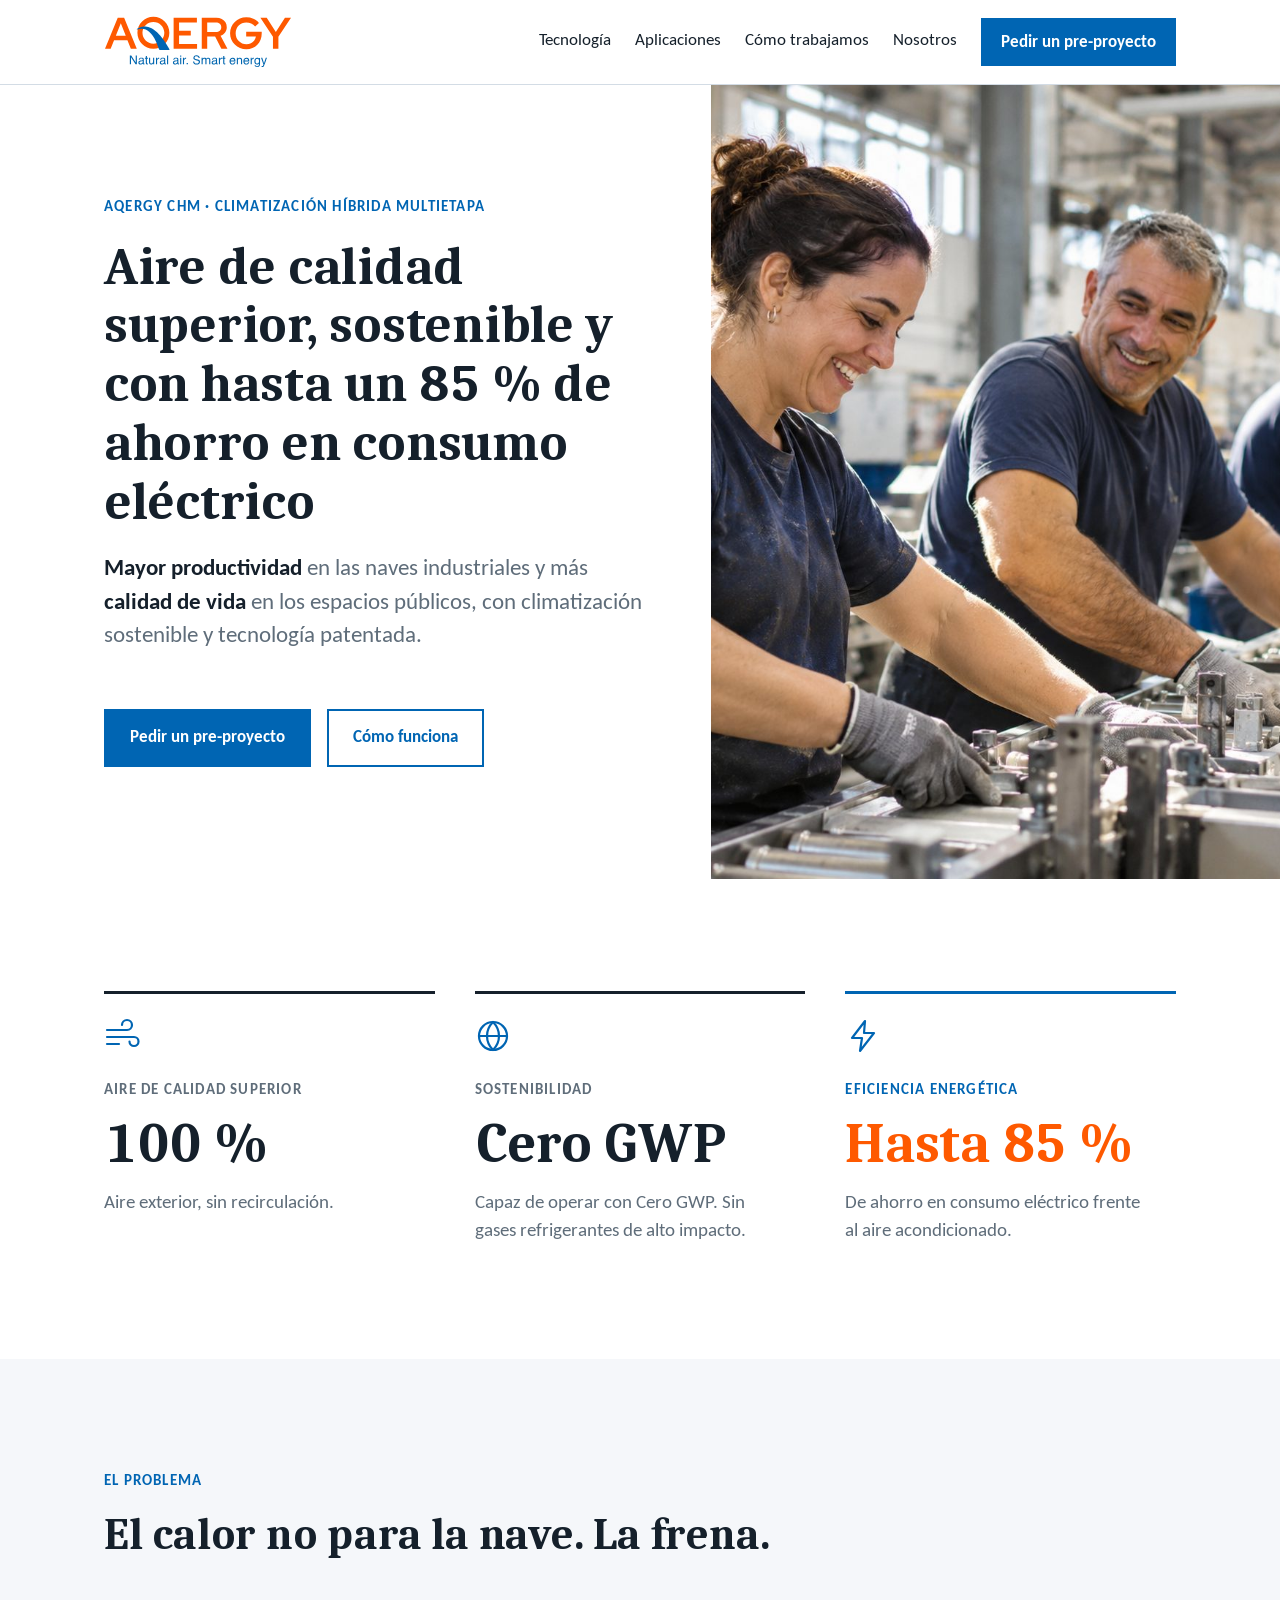
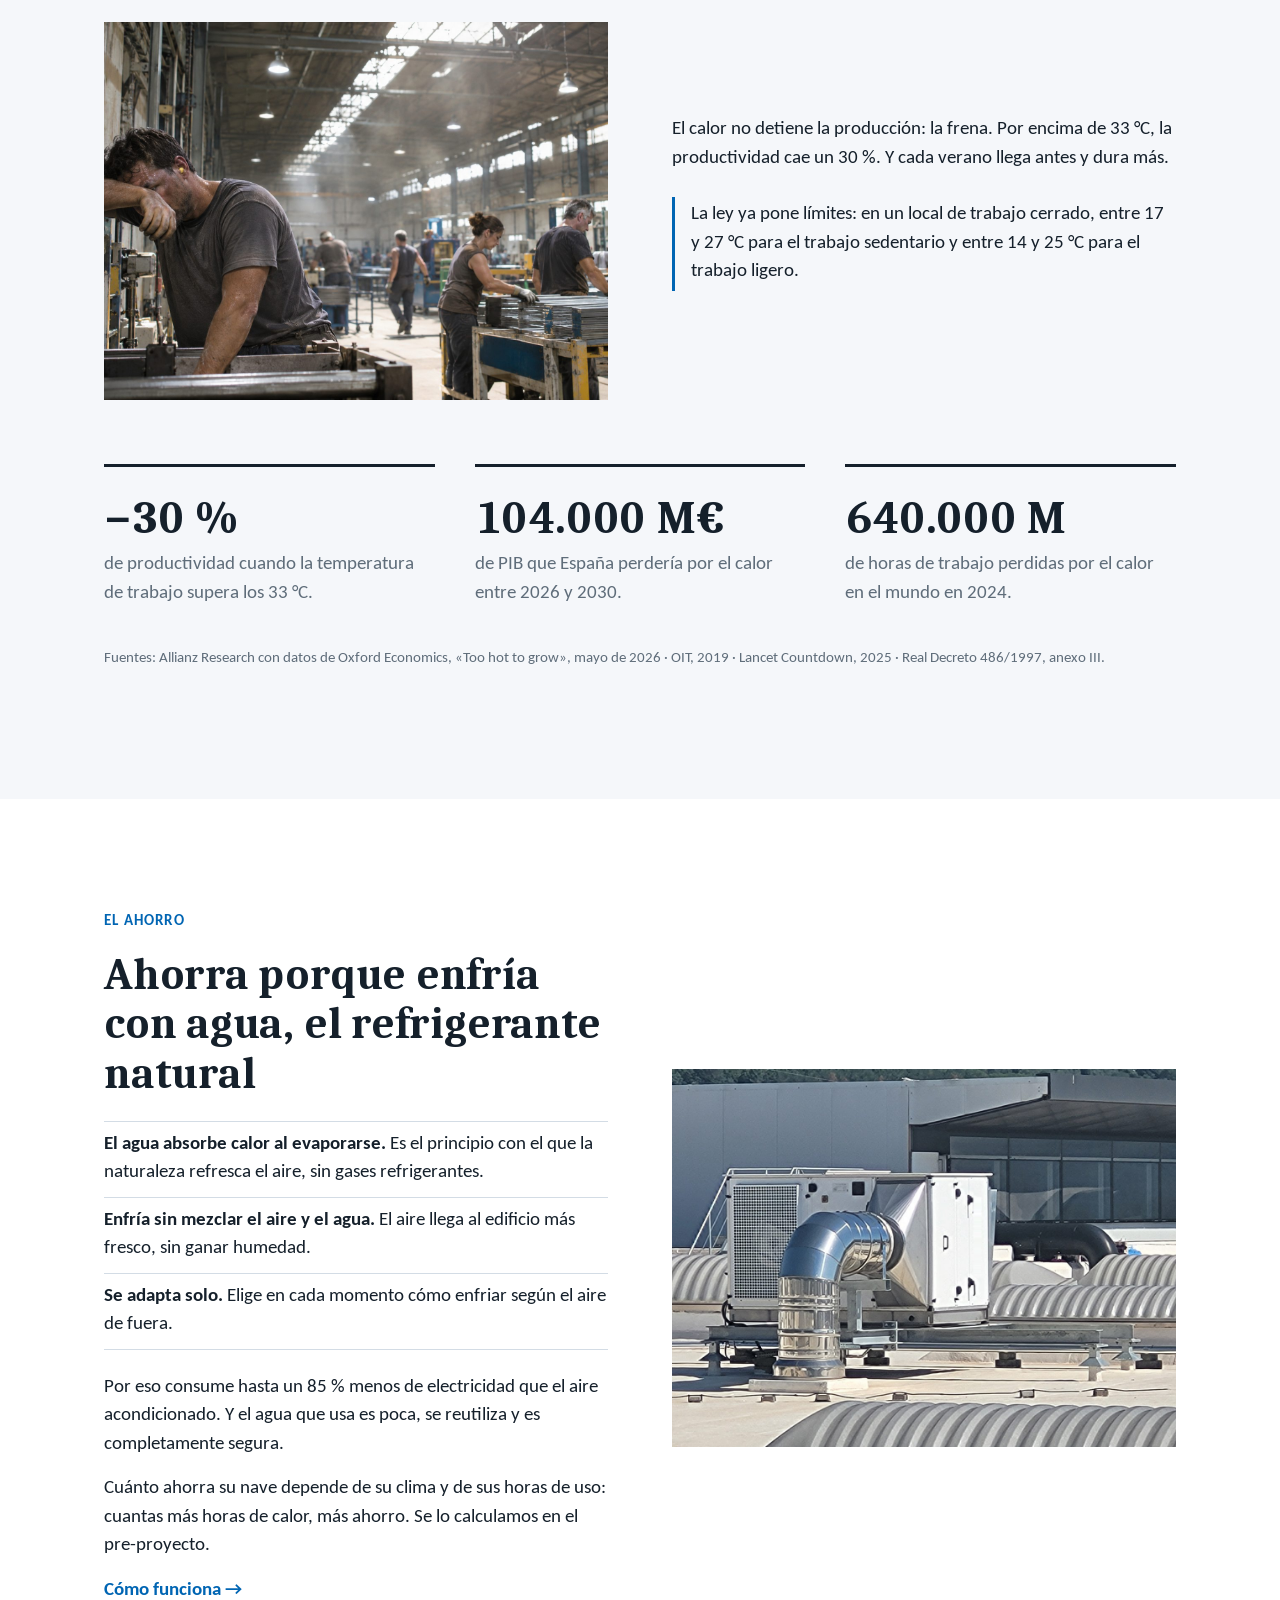
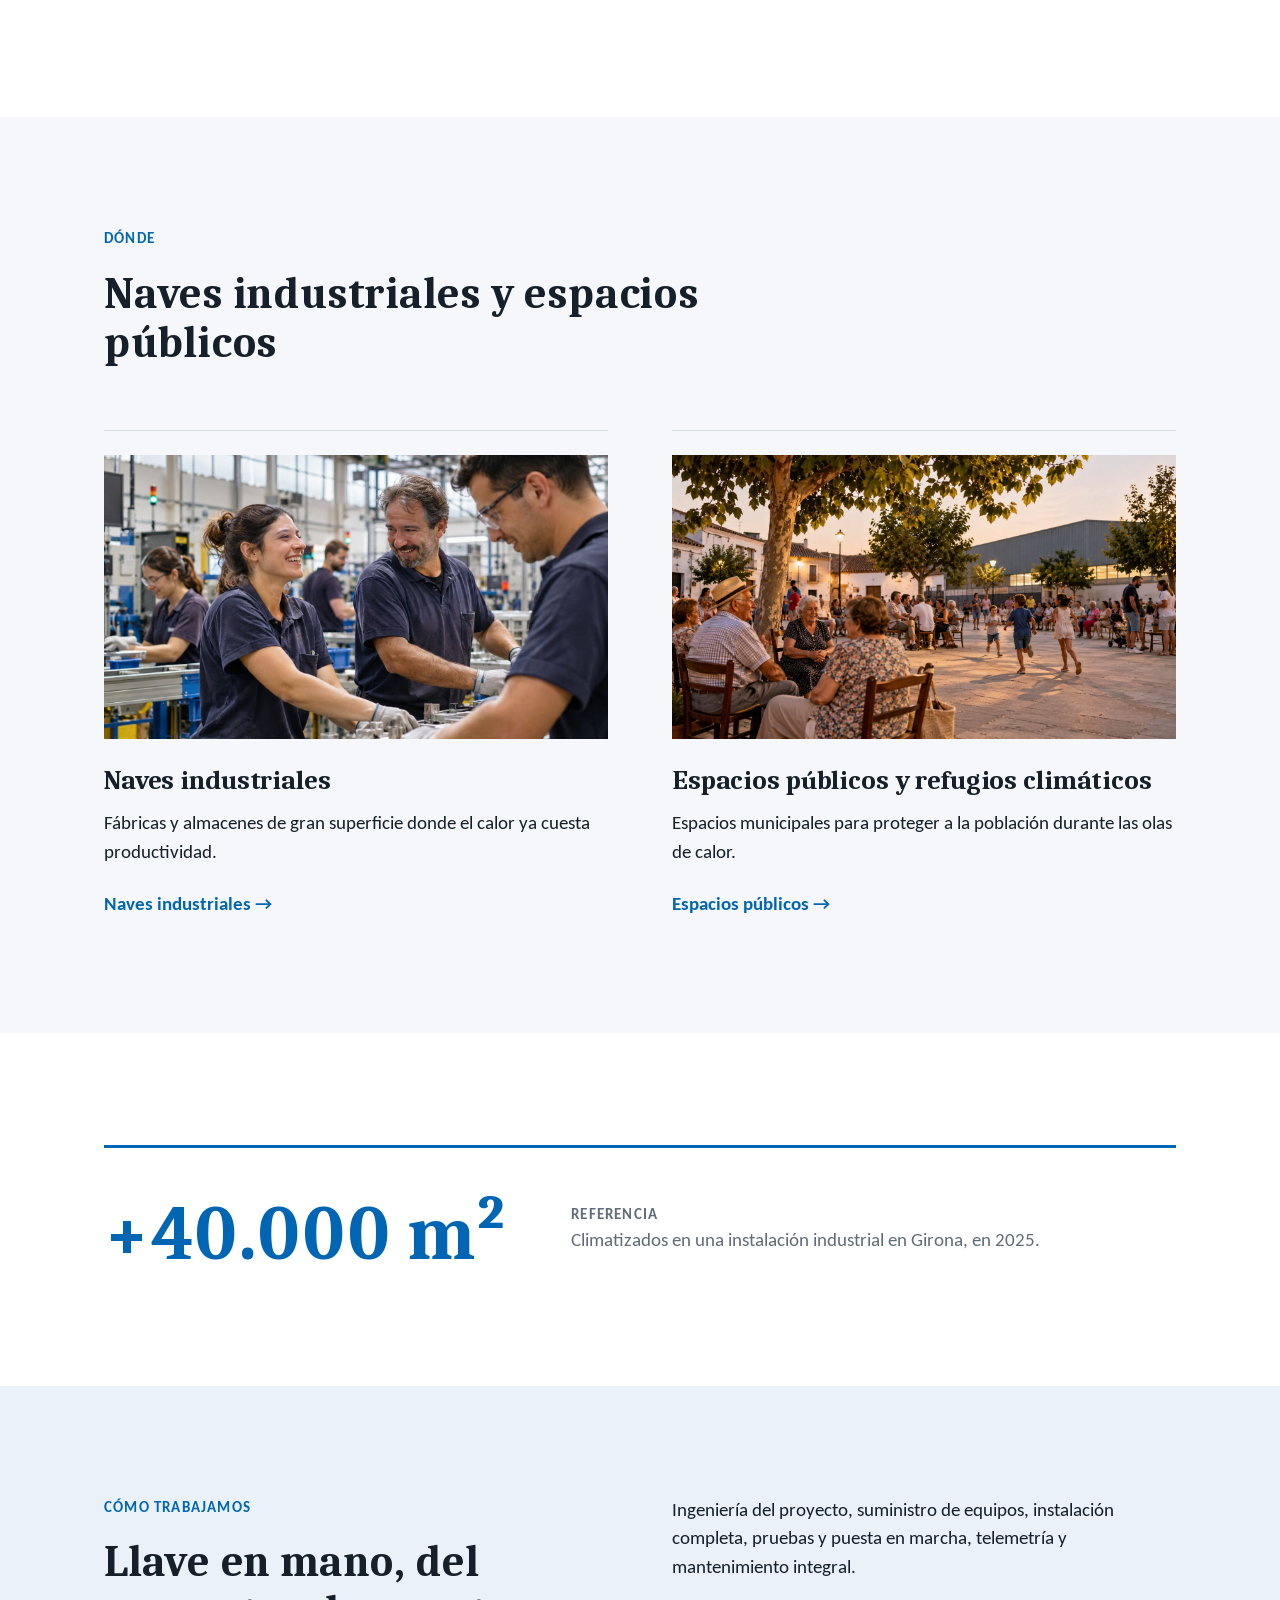
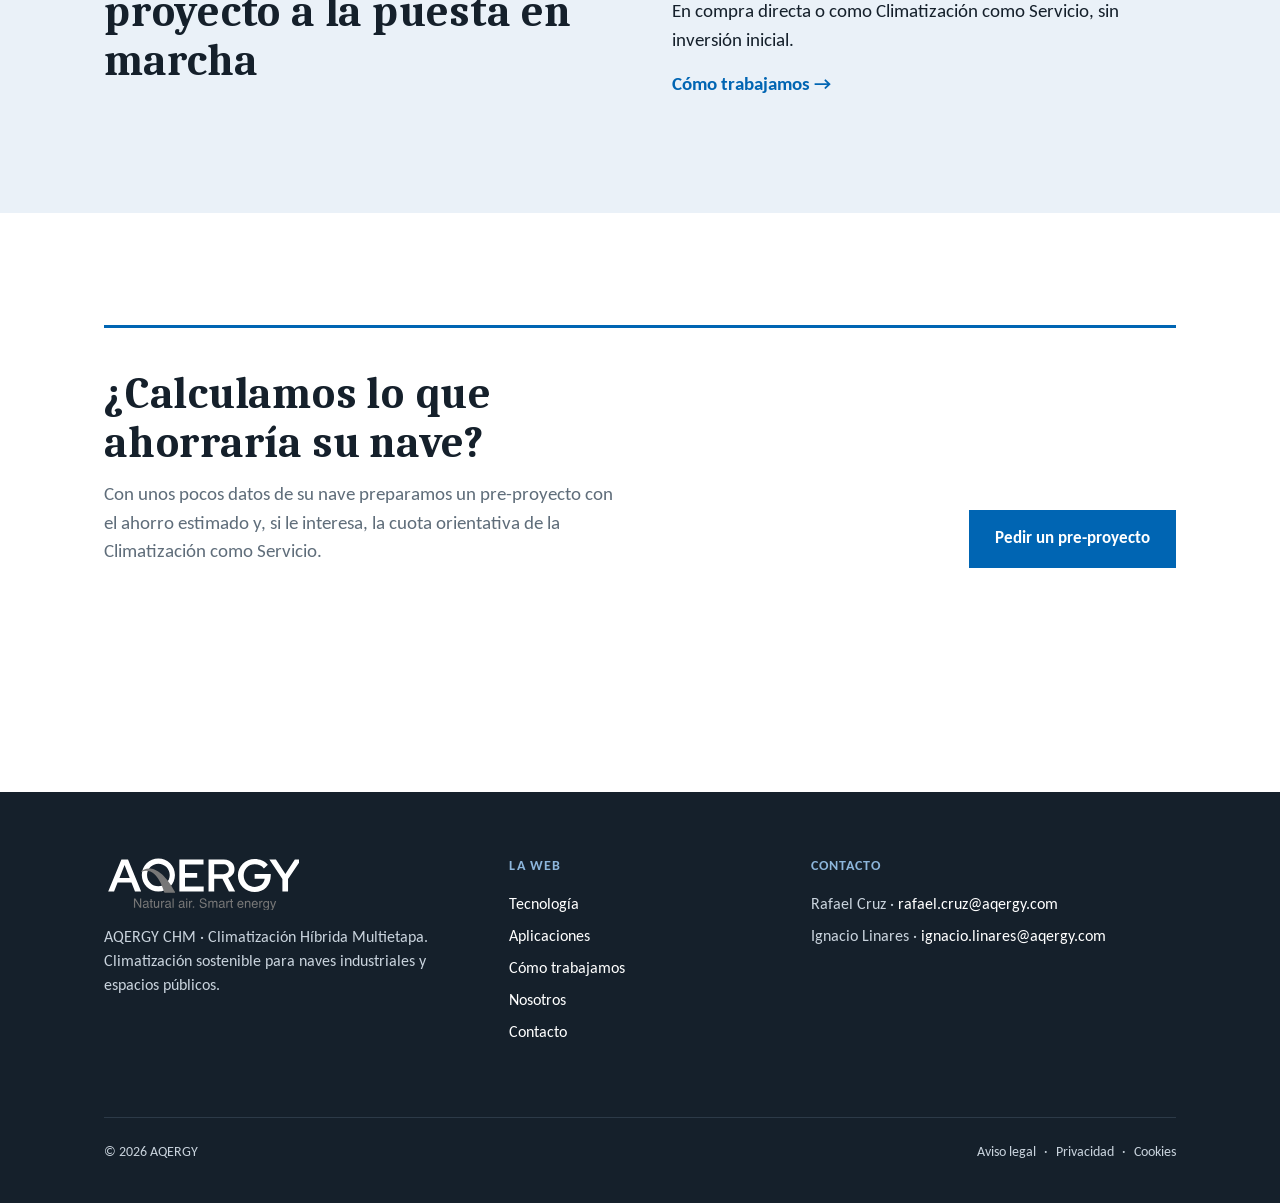
<file: index.html>
<!doctype html>
<html lang="es">
<head>
<meta charset="utf-8">
<meta name="viewport" content="width=device-width, initial-scale=1">
<title>AQERGY · Climatización sostenible para naves industriales y espacios públicos</title>
<meta name="description" content="AQERGY CHM, Climatización Híbrida Multietapa: aire de calidad superior, capaz de operar con Cero GWP y hasta un 85 % de ahorro en consumo eléctrico frente al aire acondicionado.">
<link rel="canonical" href="https://aqergy.com/">
<meta property="og:title" content="AQERGY · Climatización sostenible para naves industriales y espacios públicos">
<meta property="og:description" content="AQERGY CHM, Climatización Híbrida Multietapa: aire de calidad superior, capaz de operar con Cero GWP y hasta un 85 % de ahorro en consumo eléctrico frente al aire acondicionado.">
<meta property="og:type" content="website">
<meta property="og:url" content="https://aqergy.com/">
<meta property="og:image" content="https://aqergy.com/img/nave-cubierta-equipos.jpg">
<link rel="icon" href="/logos/favicon.svg" type="image/svg+xml">
<link rel="preload" href="/fonts/Caladea-Bold.woff2" as="font" type="font/woff2" crossorigin>
<link rel="preload" href="/fonts/Carlito-Regular.woff2" as="font" type="font/woff2" crossorigin>
<link rel="stylesheet" href="/css/aqergy.css">
</head>
<body>
<a class="salta" href="#contenido">Saltar al contenido</a>
<header class="cabecera">
  <div class="contenedor">
    <a class="marca" href="/" aria-label="AQERGY, inicio"><img src="/logos/aqergy-color.svg" alt="AQERGY · Natural air. Smart energy" width="188" height="52"></a>
    <button class="abre-menu" type="button" aria-expanded="false" aria-controls="menu">Menú</button>
    <nav class="menu" id="menu" aria-label="Principal">
      <a href="/tecnologia/">Tecnología</a>
      <a href="/aplicaciones/">Aplicaciones</a>
      <a href="/como-trabajamos/">Cómo trabajamos</a>
      <a href="/nosotros/">Nosotros</a>
      <a class="boton" href="/contacto/">Pedir un pre-proyecto</a>
    </nav>
  </div>
</header>
<main id="contenido">
<section class="portada">
  <div class="texto-portada">
    <p class="antetitulo">AQERGY CHM · Climatización Híbrida Multietapa</p>
    <h1>Aire de calidad superior, sostenible y con hasta un 85&nbsp;% de ahorro en consumo eléctrico</h1>
    <p class="entradilla"><strong>Mayor productividad</strong> en las naves industriales y más <strong>calidad de vida</strong> en los espacios públicos, con climatización sostenible y tecnología patentada.</p>
    <div class="acciones">
      <a class="boton" href="/contacto/">Pedir un pre-proyecto</a>
      <a class="boton secundario" href="/tecnologia/">Cómo funciona</a>
    </div>
  </div>
  <div class="foto" style="background-image:url('/img/ilus-linea-a-gusto.jpg')" role="img" aria-label="Operarios trabajando a gusto en una línea de montaje"></div>
</section>

<section class="seccion">
  <div class="contenedor">
    <div class="beneficios">
  <div class="beneficio">
    <svg class="icono" viewBox="0 0 36 36" fill="none" stroke="currentColor" stroke-width="2.2" stroke-linecap="round" aria-hidden="true"><path d="M3 12h20a5 5 0 1 0-5-5"/><path d="M3 19h27a4.5 4.5 0 1 1-4.5 4.5"/><path d="M3 26h12"/></svg>
    <p class="antetitulo">Aire de calidad superior</p>
    <p class="cifra">100 %</p>
    <p>Aire exterior, sin recirculación.</p>
  </div>
  <div class="beneficio">
    <svg class="icono" viewBox="0 0 36 36" fill="none" stroke="currentColor" stroke-width="2.2" stroke-linecap="round" stroke-linejoin="round" aria-hidden="true"><circle cx="18" cy="18" r="14"/><path d="M4 18h28"/><path d="M18 4c4 4 6 9 6 14s-2 10-6 14c-4-4-6-9-6-14s2-10 6-14z"/></svg>
    <p class="antetitulo">Sostenibilidad</p>
    <p class="cifra">Cero GWP</p>
    <p>Capaz de operar con Cero GWP. Sin gases refrigerantes de alto impacto.</p>
  </div>
  <div class="beneficio clave">
    <svg class="icono" viewBox="0 0 36 36" fill="none" stroke="currentColor" stroke-width="2.2" stroke-linejoin="round" aria-hidden="true"><path d="M20 3 7 20h10l-2 13 14-18H19l1-12z"/></svg>
    <p class="antetitulo">Eficiencia energética</p>
    <p class="cifra">Hasta 85 %</p>
    <p>De ahorro en consumo eléctrico frente al aire acondicionado.</p>
  </div>
</div>
  </div>
</section>

<section class="seccion tinte">
  <div class="contenedor">
    <div class="cabeza-seccion">
      <p class="antetitulo">El problema</p>
      <h2>El calor no para la nave. La frena.</h2>
    </div>
    <div class="dos centro">
      <figure class="ilus">
        <img class="foto-marco" src="/img/ilus-calor-nave.jpg" alt="Un operario se seca el sudor en una nave industrial calurosa" width="1448" height="1086" loading="lazy">
      </figure>
      <div>
        <p>El calor no detiene la producción: la frena. Por encima de 33&nbsp;°C, la productividad cae un 30&nbsp;%. Y cada verano llega antes y dura más.</p>
        <p class="ley">La ley ya pone límites: en un local de trabajo cerrado, entre 17 y 27&nbsp;°C para el trabajo sedentario y entre 14 y 25&nbsp;°C para el trabajo ligero.</p>
      </div>
    </div>
    <div class="datos tres-datos" style="margin-top:var(--space-5)">
      <div class="dato">
        <p class="cifra">−30 %</p>
        <p>de productividad cuando la temperatura de trabajo supera los 33&nbsp;°C.</p>
      </div>
      <div class="dato">
        <p class="cifra">104.000 M€</p>
        <p>de PIB que España perdería por el calor entre 2026 y 2030.</p>
      </div>
      <div class="dato">
        <p class="cifra">640.000 M</p>
        <p>de horas de trabajo perdidas por el calor en el mundo en 2024.</p>
      </div>
    </div>
    <p class="fuente">Fuentes: Allianz Research con datos de Oxford Economics, «Too hot to grow», mayo de 2026 · OIT, 2019 · Lancet Countdown, 2025 · Real Decreto 486/1997, anexo III.</p>
  </div>
</section>

<section class="seccion">
  <div class="contenedor dos centro">
    <div>
      <p class="antetitulo">El ahorro</p>
      <h2>Ahorra porque enfría con agua, el refrigerante natural</h2>
      <ul class="lista compacta" style="margin-top:var(--space-3)">
        <li><strong>El agua absorbe calor al evaporarse.</strong> Es el principio con el que la naturaleza refresca el aire, sin gases refrigerantes.</li>
        <li><strong>Enfría sin mezclar el aire y el agua.</strong> El aire llega al edificio más fresco, sin ganar humedad.</li>
        <li><strong>Se adapta solo.</strong> Elige en cada momento cómo enfriar según el aire de fuera.</li>
      </ul>
      <p style="margin-top:var(--space-3)">Por eso consume hasta un 85&nbsp;% menos de electricidad que el aire acondicionado. Y el agua que usa es poca, se reutiliza y es completamente segura.</p>
      <p>Cuánto ahorra su nave depende de su clima y de sus horas de uso: cuantas más horas de calor, más ahorro. Se lo calculamos en el pre-proyecto.</p>
      <a class="enlace-flecha" href="/tecnologia/">Cómo funciona</a>
    </div>
    <img class="foto-marco" src="/img/equipo-cubierta.jpg" alt="Equipo de climatización con su conducto de impulsión en una cubierta industrial" width="1200" height="900" loading="lazy">
  </div>
</section>

<section class="seccion tinte">
  <div class="contenedor">
    <div class="cabeza-seccion">
      <p class="antetitulo">Dónde</p>
      <h2>Naves industriales y espacios públicos</h2>
    </div>
    <div class="dos">
      <div class="tarjeta">
        <figure class="ilus">
          <img class="foto-tarjeta" src="/img/ilus-equipo-a-gusto.jpg" alt="Un equipo de operarios trabaja a gusto en una nave" width="1448" height="1086" loading="lazy">
        </figure>
        <h3>Naves industriales</h3>
        <p>Fábricas y almacenes de gran superficie donde el calor ya cuesta productividad.</p>
        <a class="enlace-flecha" href="/aplicaciones/#naves">Naves industriales</a>
      </div>
      <div class="tarjeta">
        <figure class="ilus">
          <img class="foto-tarjeta" src="/img/ilus-plaza-verano.jpg" alt="Vecinos en una plaza en una tarde de verano" width="1600" height="900" loading="lazy">
        </figure>
        <h3>Espacios públicos y refugios climáticos</h3>
        <p>Espacios municipales para proteger a la población durante las olas de calor.</p>
        <a class="enlace-flecha" href="/aplicaciones/#espacios-publicos">Espacios públicos</a>
      </div>
    </div>
  </div>
</section>

<section class="seccion">
  <div class="contenedor">
    <div class="referencia">
      <p class="cifra">+40.000 m²</p>
      <div>
        <p class="antetitulo">Referencia</p>
        <p>Climatizados en una instalación industrial en Girona, en 2025.</p>
      </div>
    </div>
  </div>
</section>

<section class="seccion azul-claro">
  <div class="contenedor dos">
    <div>
      <p class="antetitulo">Cómo trabajamos</p>
      <h2>Llave en mano, del proyecto a la puesta en marcha</h2>
    </div>
    <div>
      <p>Ingeniería del proyecto, suministro de equipos, instalación completa, pruebas y puesta en marcha, telemetría y mantenimiento integral.</p>
      <p>En compra directa o como Climatización como Servicio, sin inversión inicial.</p>
      <a class="enlace-flecha" href="/como-trabajamos/">Cómo trabajamos</a>
    </div>
  </div>
</section>

<section class="seccion">
  <div class="contenedor">
    <div class="cierre">
      <div>
        <h2>¿Calculamos lo que ahorraría su nave?</h2>
        <p>Con unos pocos datos de su nave preparamos un pre-proyecto con el ahorro estimado y, si le interesa, la cuota orientativa de la Climatización como Servicio.</p>
      </div>
      <a class="boton" href="/contacto/">Pedir un pre-proyecto</a>
    </div>
  </div>
</section>

</main>
<footer class="pie">
  <div class="contenedor">
    <div class="rejilla-pie">
      <div>
        <img src="/logos/aqergy-blanco.svg" alt="AQERGY · Natural air. Smart energy" width="290" height="54">
        <p>AQERGY CHM · Climatización Híbrida Multietapa.<br>Climatización sostenible para naves industriales y espacios públicos.</p>
      </div>
      <div>
        <p class="titulo-pie">La web</p>
        <ul>
          <li><a href="/tecnologia/">Tecnología</a></li>
          <li><a href="/aplicaciones/">Aplicaciones</a></li>
          <li><a href="/como-trabajamos/">Cómo trabajamos</a></li>
          <li><a href="/nosotros/">Nosotros</a></li>
          <li><a href="/contacto/">Contacto</a></li>
        </ul>
      </div>
      <div>
        <p class="titulo-pie">Contacto</p>
        <ul>
          <li>Rafael Cruz · <a href="mailto:rafael.cruz@aqergy.com">rafael.cruz@aqergy.com</a></li>
          <li>Ignacio Linares · <a href="mailto:ignacio.linares@aqergy.com">ignacio.linares@aqergy.com</a></li>
        </ul>
      </div>
    </div>
    <div class="legal">
      <span>© 2026 AQERGY</span>
      <span class="enlaces-legales"><a href="/aviso-legal/">Aviso legal</a><a href="/privacidad/">Privacidad</a><a href="/cookies/">Cookies</a></span>
    </div>
  </div>
</footer>
<script src="/js/aqergy.js" defer></script>
</body>
</html>
</file>
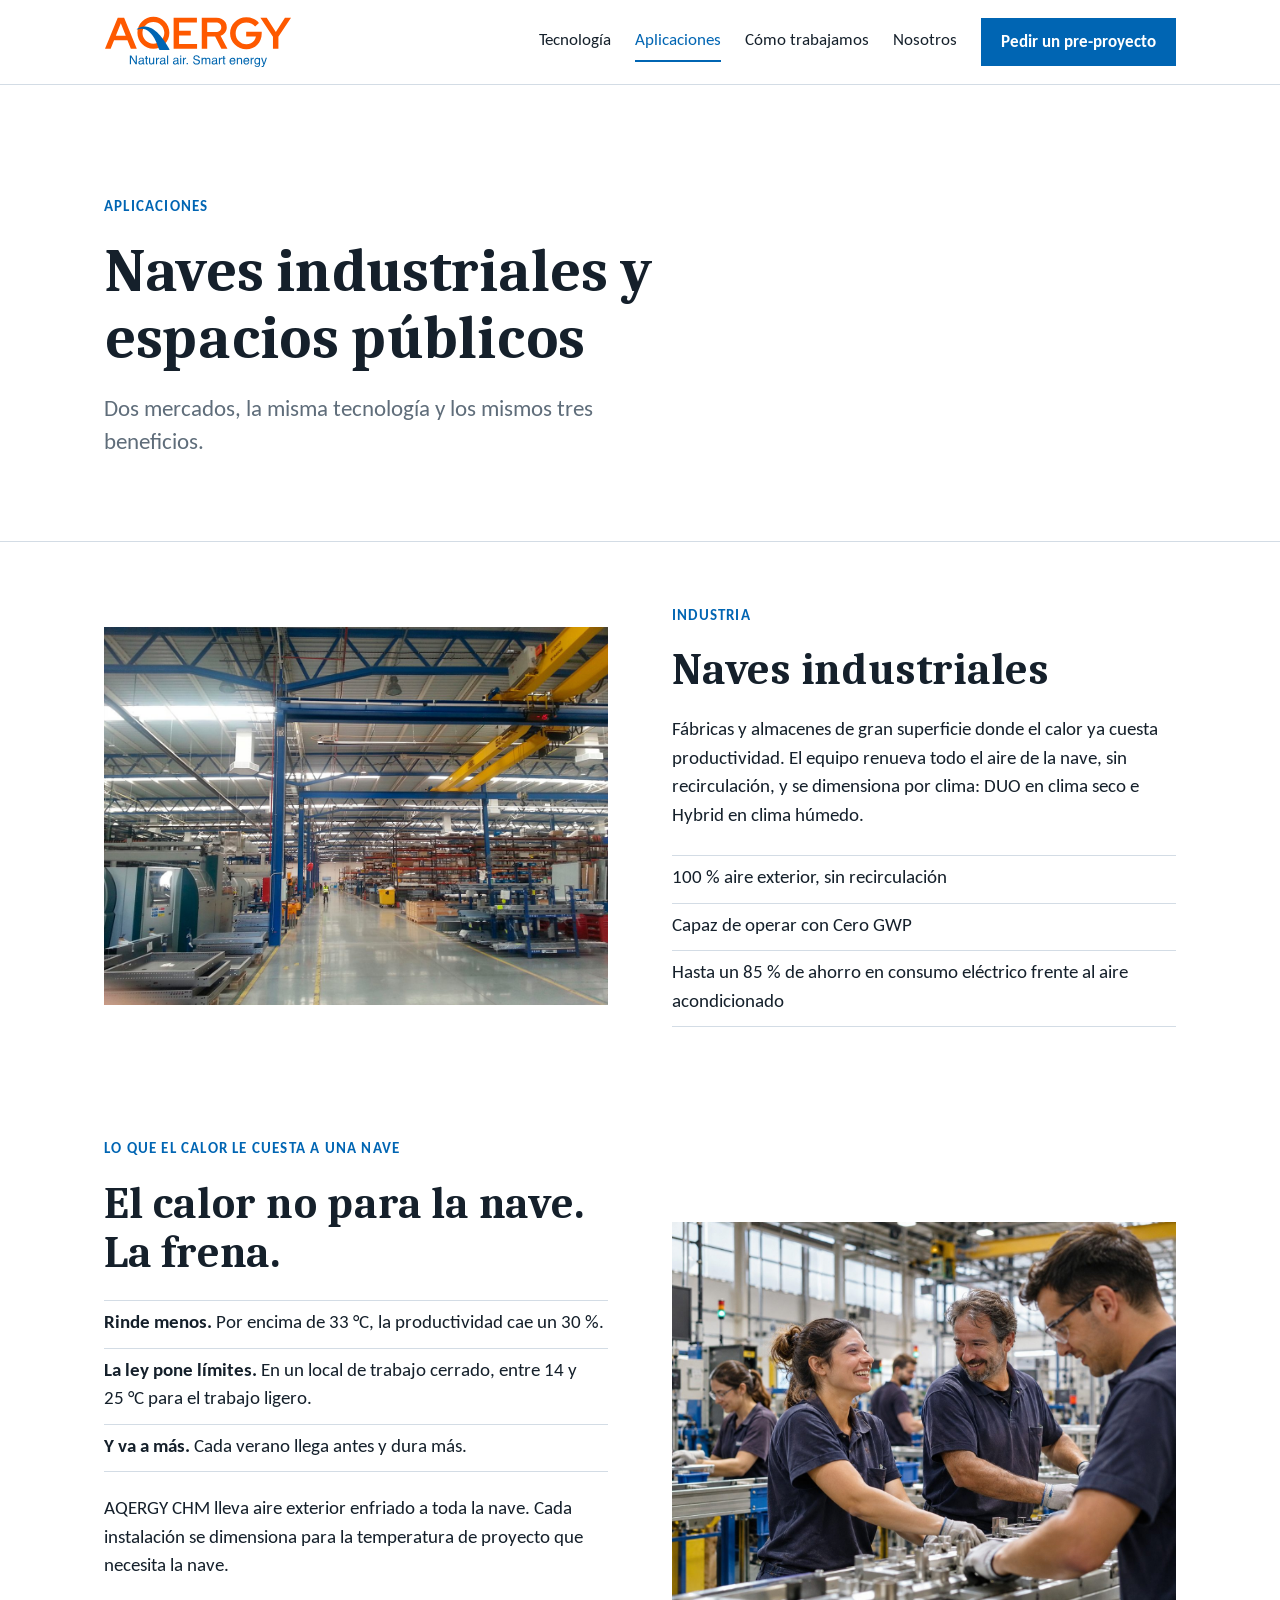
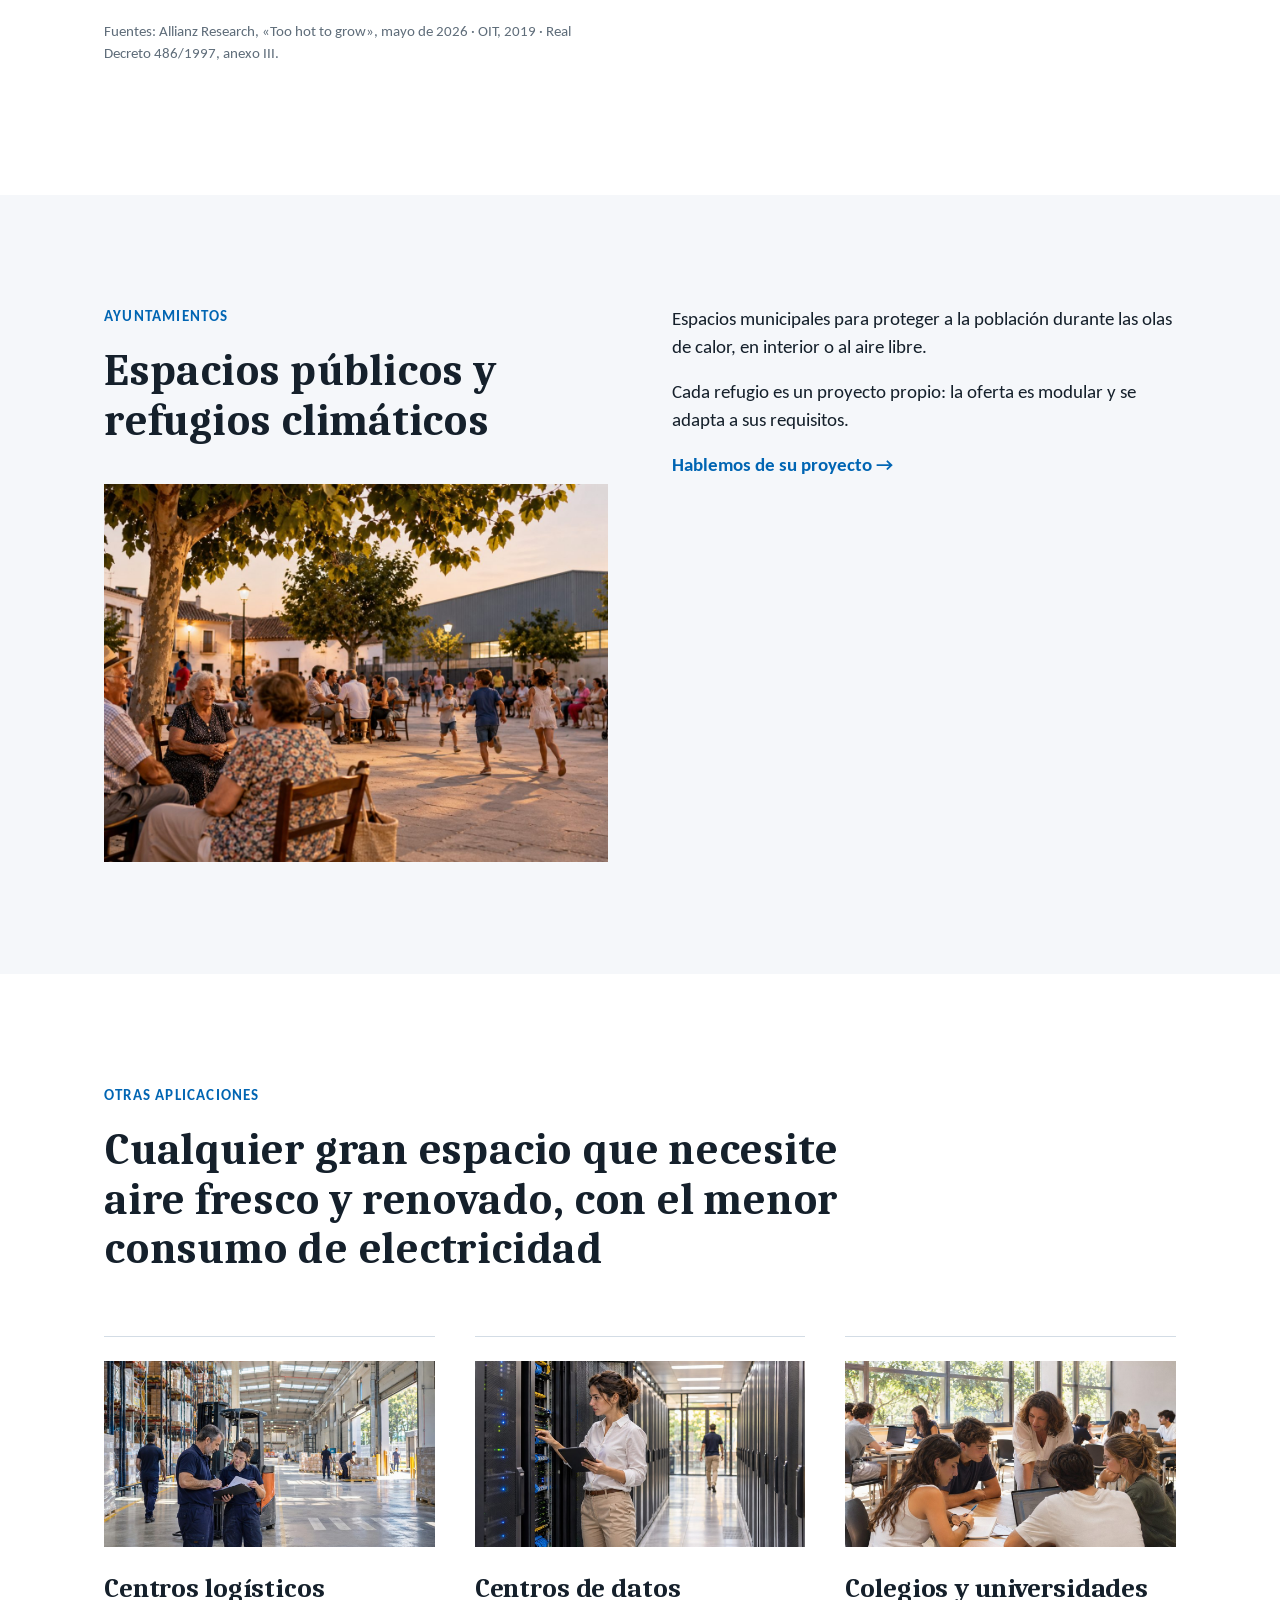
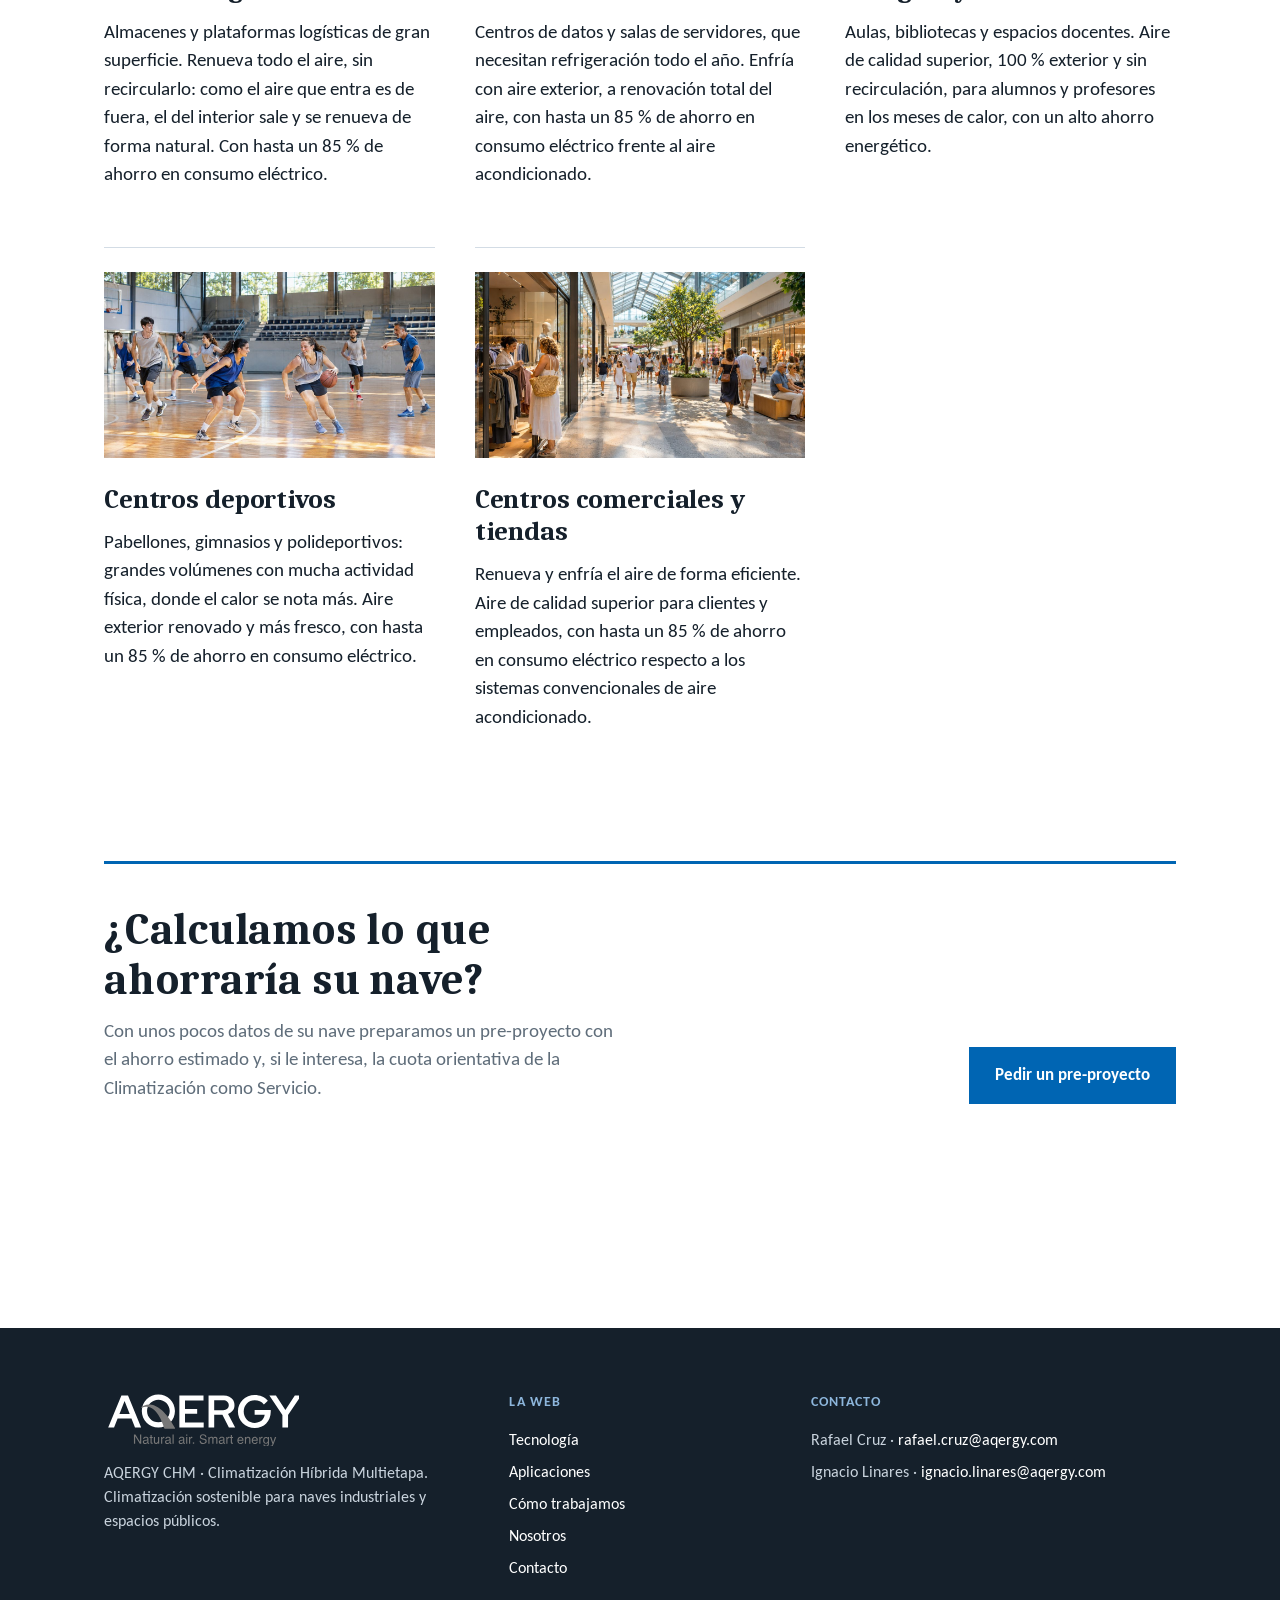
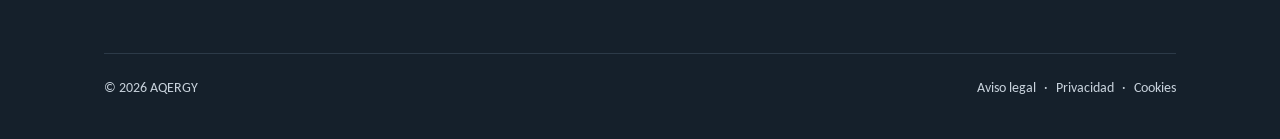
<file: aplicaciones/index.html>
<!doctype html>
<html lang="es">
<head>
<meta charset="utf-8">
<meta name="viewport" content="width=device-width, initial-scale=1">
<title>Aplicaciones · AQERGY</title>
<meta name="description" content="Climatización sostenible para naves industriales y para espacios públicos y refugios climáticos.">
<link rel="canonical" href="https://aqergy.com/aplicaciones/">
<meta property="og:title" content="Aplicaciones · AQERGY">
<meta property="og:description" content="Climatización sostenible para naves industriales y para espacios públicos y refugios climáticos.">
<meta property="og:type" content="website">
<meta property="og:url" content="https://aqergy.com/aplicaciones/">
<meta property="og:image" content="https://aqergy.com/img/nave-cubierta-equipos.jpg">
<link rel="icon" href="/logos/favicon.svg" type="image/svg+xml">
<link rel="preload" href="/fonts/Caladea-Bold.woff2" as="font" type="font/woff2" crossorigin>
<link rel="preload" href="/fonts/Carlito-Regular.woff2" as="font" type="font/woff2" crossorigin>
<link rel="stylesheet" href="/css/aqergy.css">
</head>
<body>
<a class="salta" href="#contenido">Saltar al contenido</a>
<header class="cabecera">
  <div class="contenedor">
    <a class="marca" href="/" aria-label="AQERGY, inicio"><img src="/logos/aqergy-color.svg" alt="AQERGY · Natural air. Smart energy" width="188" height="52"></a>
    <button class="abre-menu" type="button" aria-expanded="false" aria-controls="menu">Menú</button>
    <nav class="menu" id="menu" aria-label="Principal">
      <a href="/tecnologia/">Tecnología</a>
      <a href="/aplicaciones/" aria-current="page">Aplicaciones</a>
      <a href="/como-trabajamos/">Cómo trabajamos</a>
      <a href="/nosotros/">Nosotros</a>
      <a class="boton" href="/contacto/">Pedir un pre-proyecto</a>
    </nav>
  </div>
</header>
<main id="contenido">
<section class="cabeza-pagina">
  <div class="contenedor">
    <p class="antetitulo">Aplicaciones</p>
    <h1>Naves industriales y espacios públicos</h1>
    <p class="entradilla">Dos mercados, la misma tecnología y los mismos tres beneficios.</p>
  </div>
</section>

<section class="seccion" id="naves">
  <div class="contenedor dos centro">
    <img class="foto-marco" src="/img/nave-interior.jpg" alt="Interior de una nave industrial de gran superficie" width="1200" height="900" loading="lazy">
    <div>
      <p class="antetitulo">Industria</p>
      <h2>Naves industriales</h2>
      <p style="margin-top:var(--space-3)">Fábricas y almacenes de gran superficie donde el calor ya cuesta productividad. El equipo renueva todo el aire de la nave, sin recirculación, y se dimensiona por clima: DUO en clima seco e Hybrid en clima húmedo.</p>
      <ul class="lista compacta" style="margin-top:var(--space-3)">
        <li>100 % aire exterior, sin recirculación</li>
        <li>Capaz de operar con Cero GWP</li>
        <li>Hasta un 85 % de ahorro en consumo eléctrico frente al aire acondicionado</li>
      </ul>
    </div>
  </div>
</section>

<section class="seccion">
  <div class="contenedor dos centro">
    <div>
      <p class="antetitulo">Lo que el calor le cuesta a una nave</p>
      <h2>El calor no para la nave. La frena.</h2>
      <ul class="lista compacta" style="margin-top:var(--space-3)">
        <li><strong>Rinde menos.</strong> Por encima de 33&nbsp;°C, la productividad cae un 30&nbsp;%.</li>
        <li><strong>La ley pone límites.</strong> En un local de trabajo cerrado, entre 14 y 25&nbsp;°C para el trabajo ligero.</li>
        <li><strong>Y va a más.</strong> Cada verano llega antes y dura más.</li>
      </ul>
      <p style="margin-top:var(--space-3)">AQERGY CHM lleva aire exterior enfriado a toda la nave. Cada instalación se dimensiona para la temperatura de proyecto que necesita la nave.</p>
      <p class="fuente">Fuentes: Allianz Research, «Too hot to grow», mayo de 2026 · OIT, 2019 · Real Decreto 486/1997, anexo III.</p>
    </div>
    <figure class="ilus">
      <img class="foto-marco" src="/img/ilus-equipo-a-gusto.jpg" alt="Un equipo de operarios trabaja a gusto en una nave" width="1448" height="1086" loading="lazy">
    </figure>
  </div>
</section>

<section class="seccion tinte" id="espacios-publicos">
  <div class="contenedor dos">
    <div>
      <p class="antetitulo">Ayuntamientos</p>
      <h2>Espacios públicos y refugios climáticos</h2>
      <figure class="ilus" style="margin-top:var(--space-4)">
        <img class="foto-marco" src="/img/ilus-plaza-verano.jpg" alt="Vecinos en una plaza en una tarde de verano" width="1600" height="900" loading="lazy">
      </figure>
    </div>
    <div>
      <p>Espacios municipales para proteger a la población durante las olas de calor, en interior o al aire libre.</p>
      <p>Cada refugio es un proyecto propio: la oferta es modular y se adapta a sus requisitos.</p>
      <a class="enlace-flecha" href="/contacto/">Hablemos de su proyecto</a>
    </div>
  </div>
</section>

<section class="seccion">
  <div class="contenedor">
    <div class="cabeza-seccion">
      <p class="antetitulo">Otras aplicaciones</p>
      <h2>Cualquier gran espacio que necesite aire fresco y renovado, con el menor consumo de electricidad</h2>
    </div>
    <div class="tres">
      <div class="tarjeta" id="logistica">
        <img class="foto-tarjeta" src="/img/apl-logistica.jpg" alt="Dos operarios revisan un pedido junto a una carretilla en un centro logístico" width="1200" height="800" loading="lazy">
        <h3>Centros logísticos</h3>
        <p>Almacenes y plataformas logísticas de gran superficie. Renueva todo el aire, sin recircularlo: como el aire que entra es de fuera, el del interior sale y se renueva de forma natural. Con hasta un 85&nbsp;% de ahorro en consumo eléctrico.</p>
      </div>
      <div class="tarjeta" id="centros-de-datos">
        <img class="foto-tarjeta" src="/img/apl-centros-de-datos.jpg" alt="Una técnica revisa un armario de servidores en un centro de datos" width="1200" height="800" loading="lazy">
        <h3>Centros de datos</h3>
        <p>Centros de datos y salas de servidores, que necesitan refrigeración todo el año. Enfría con aire exterior, a renovación total del aire, con hasta un 85&nbsp;% de ahorro en consumo eléctrico frente al aire acondicionado.</p>
      </div>
      <div class="tarjeta" id="educacion">
        <img class="foto-tarjeta" src="/img/apl-educacion.jpg" alt="Estudiantes trabajan en grupo en un aula luminosa con su profesora" width="1200" height="800" loading="lazy">
        <h3>Colegios y universidades</h3>
        <p>Aulas, bibliotecas y espacios docentes. Aire de calidad superior, 100&nbsp;% exterior y sin recirculación, para alumnos y profesores en los meses de calor, con un alto ahorro energético.</p>
      </div>
      <div class="tarjeta" id="deporte">
        <img class="foto-tarjeta" src="/img/apl-deporte.jpg" alt="Un equipo de baloncesto entrena en un pabellón deportivo" width="1200" height="800" loading="lazy">
        <h3>Centros deportivos</h3>
        <p>Pabellones, gimnasios y polideportivos: grandes volúmenes con mucha actividad física, donde el calor se nota más. Aire exterior renovado y más fresco, con hasta un 85&nbsp;% de ahorro en consumo eléctrico.</p>
      </div>
      <div class="tarjeta" id="comercio">
        <img class="foto-tarjeta" src="/img/apl-comercio.jpg" alt="Gente paseando y comprando en la galería de un centro comercial" width="1200" height="800" loading="lazy">
        <h3>Centros comerciales y tiendas</h3>
        <p>Renueva y enfría el aire de forma eficiente. Aire de calidad superior para clientes y empleados, con hasta un 85&nbsp;% de ahorro en consumo eléctrico respecto a los sistemas convencionales de aire acondicionado.</p>
      </div>
    </div>
  </div>
</section>

<section class="seccion">
  <div class="contenedor">
    <div class="cierre">
      <div>
        <h2>¿Calculamos lo que ahorraría su nave?</h2>
        <p>Con unos pocos datos de su nave preparamos un pre-proyecto con el ahorro estimado y, si le interesa, la cuota orientativa de la Climatización como Servicio.</p>
      </div>
      <a class="boton" href="/contacto/">Pedir un pre-proyecto</a>
    </div>
  </div>
</section>

</main>
<footer class="pie">
  <div class="contenedor">
    <div class="rejilla-pie">
      <div>
        <img src="/logos/aqergy-blanco.svg" alt="AQERGY · Natural air. Smart energy" width="290" height="54">
        <p>AQERGY CHM · Climatización Híbrida Multietapa.<br>Climatización sostenible para naves industriales y espacios públicos.</p>
      </div>
      <div>
        <p class="titulo-pie">La web</p>
        <ul>
          <li><a href="/tecnologia/">Tecnología</a></li>
          <li><a href="/aplicaciones/">Aplicaciones</a></li>
          <li><a href="/como-trabajamos/">Cómo trabajamos</a></li>
          <li><a href="/nosotros/">Nosotros</a></li>
          <li><a href="/contacto/">Contacto</a></li>
        </ul>
      </div>
      <div>
        <p class="titulo-pie">Contacto</p>
        <ul>
          <li>Rafael Cruz · <a href="mailto:rafael.cruz@aqergy.com">rafael.cruz@aqergy.com</a></li>
          <li>Ignacio Linares · <a href="mailto:ignacio.linares@aqergy.com">ignacio.linares@aqergy.com</a></li>
        </ul>
      </div>
    </div>
    <div class="legal">
      <span>© 2026 AQERGY</span>
      <span class="enlaces-legales"><a href="/aviso-legal/">Aviso legal</a><a href="/privacidad/">Privacidad</a><a href="/cookies/">Cookies</a></span>
    </div>
  </div>
</footer>
<script src="/js/aqergy.js" defer></script>
</body>
</html>
</file>
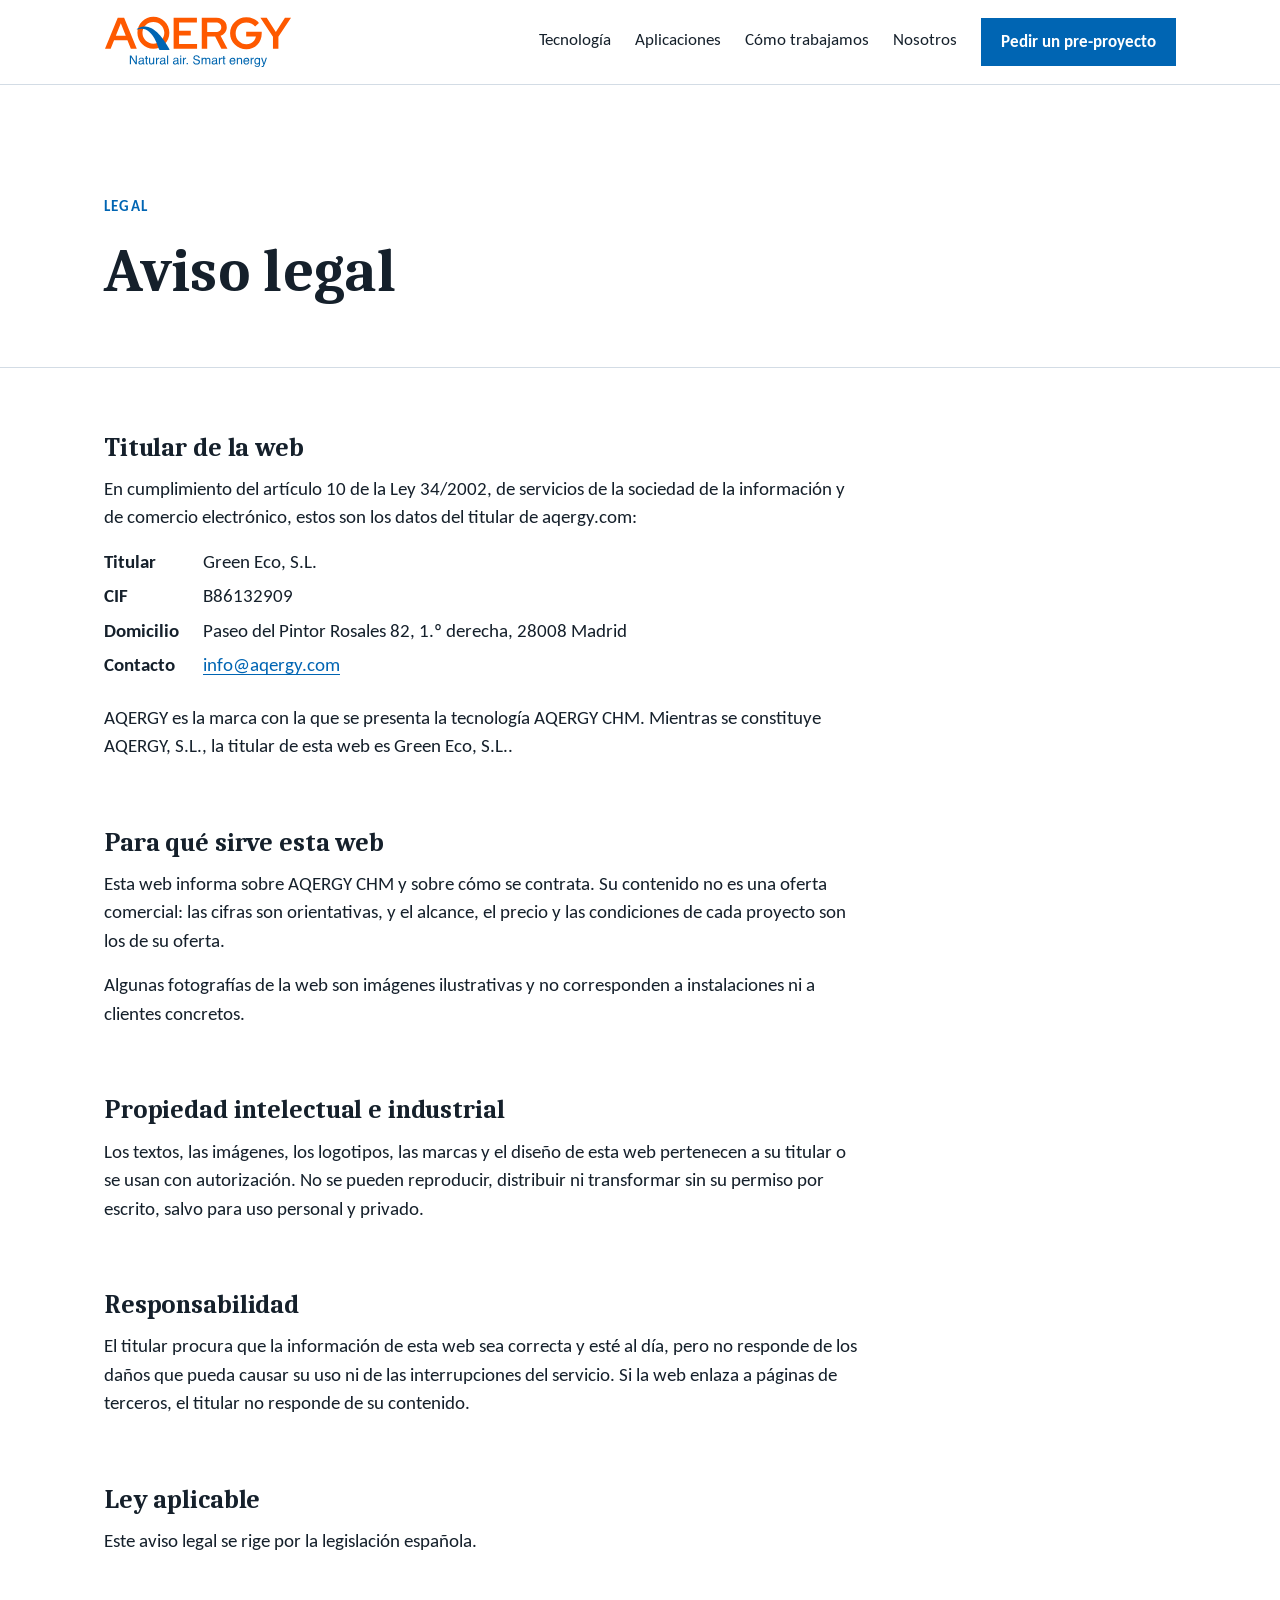
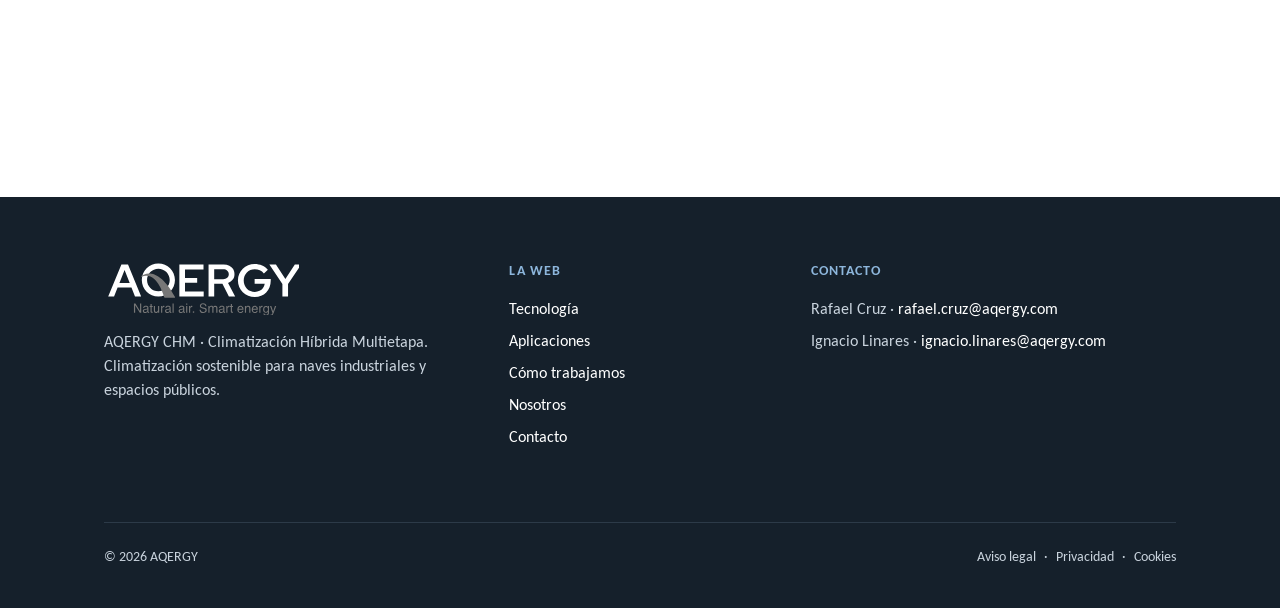
<file: aviso-legal/index.html>
<!doctype html>
<html lang="es">
<head>
<meta charset="utf-8">
<meta name="viewport" content="width=device-width, initial-scale=1">
<title>Aviso legal · AQERGY</title>
<meta name="description" content="Titular de la web y condiciones de uso.">
<link rel="canonical" href="https://aqergy.com/aviso-legal/">
<meta property="og:title" content="Aviso legal · AQERGY">
<meta property="og:description" content="Titular de la web y condiciones de uso.">
<meta property="og:type" content="website">
<meta property="og:url" content="https://aqergy.com/aviso-legal/">
<meta property="og:image" content="https://aqergy.com/img/nave-cubierta-equipos.jpg">
<link rel="icon" href="/logos/favicon.svg" type="image/svg+xml">
<link rel="preload" href="/fonts/Caladea-Bold.woff2" as="font" type="font/woff2" crossorigin>
<link rel="preload" href="/fonts/Carlito-Regular.woff2" as="font" type="font/woff2" crossorigin>
<link rel="stylesheet" href="/css/aqergy.css">
</head>
<body>
<a class="salta" href="#contenido">Saltar al contenido</a>
<header class="cabecera">
  <div class="contenedor">
    <a class="marca" href="/" aria-label="AQERGY, inicio"><img src="/logos/aqergy-color.svg" alt="AQERGY · Natural air. Smart energy" width="188" height="52"></a>
    <button class="abre-menu" type="button" aria-expanded="false" aria-controls="menu">Menú</button>
    <nav class="menu" id="menu" aria-label="Principal">
      <a href="/tecnologia/">Tecnología</a>
      <a href="/aplicaciones/">Aplicaciones</a>
      <a href="/como-trabajamos/">Cómo trabajamos</a>
      <a href="/nosotros/">Nosotros</a>
      <a class="boton" href="/contacto/">Pedir un pre-proyecto</a>
    </nav>
  </div>
</header>
<main id="contenido">
<section class="cabeza-pagina">
  <div class="contenedor">
    <p class="antetitulo">Legal</p>
    <h1>Aviso legal</h1>
  </div>
</section>

<section class="seccion">
  <div class="contenedor"><div class="texto-legal">
    <h2>Titular de la web</h2>
    <p>En cumplimiento del artículo 10 de la Ley 34/2002, de servicios de la sociedad de la información y de comercio electrónico, estos son los datos del titular de aqergy.com:</p>
    <dl>
      <dt>Titular</dt><dd>Green Eco, S.L.</dd>
      <dt>CIF</dt><dd>B86132909</dd>
      <dt>Domicilio</dt><dd>Paseo del Pintor Rosales 82, 1.º derecha, 28008 Madrid</dd>
      <dt>Contacto</dt><dd><a href="mailto:info@aqergy.com">info@aqergy.com</a></dd>
    </dl>
    <p>AQERGY es la marca con la que se presenta la tecnología AQERGY CHM. Mientras se constituye AQERGY, S.L., la titular de esta web es Green Eco, S.L..</p>

    <h2>Para qué sirve esta web</h2>
    <p>Esta web informa sobre AQERGY CHM y sobre cómo se contrata. Su contenido no es una oferta comercial: las cifras son orientativas, y el alcance, el precio y las condiciones de cada proyecto son los de su oferta.</p>
    <p>Algunas fotografías de la web son imágenes ilustrativas y no corresponden a instalaciones ni a clientes concretos.</p>

    <h2>Propiedad intelectual e industrial</h2>
    <p>Los textos, las imágenes, los logotipos, las marcas y el diseño de esta web pertenecen a su titular o se usan con autorización. No se pueden reproducir, distribuir ni transformar sin su permiso por escrito, salvo para uso personal y privado.</p>

    <h2>Responsabilidad</h2>
    <p>El titular procura que la información de esta web sea correcta y esté al día, pero no responde de los daños que pueda causar su uso ni de las interrupciones del servicio. Si la web enlaza a páginas de terceros, el titular no responde de su contenido.</p>

    <h2>Ley aplicable</h2>
    <p>Este aviso legal se rige por la legislación española.</p>
  </div></div>
</section>

</main>
<footer class="pie">
  <div class="contenedor">
    <div class="rejilla-pie">
      <div>
        <img src="/logos/aqergy-blanco.svg" alt="AQERGY · Natural air. Smart energy" width="290" height="54">
        <p>AQERGY CHM · Climatización Híbrida Multietapa.<br>Climatización sostenible para naves industriales y espacios públicos.</p>
      </div>
      <div>
        <p class="titulo-pie">La web</p>
        <ul>
          <li><a href="/tecnologia/">Tecnología</a></li>
          <li><a href="/aplicaciones/">Aplicaciones</a></li>
          <li><a href="/como-trabajamos/">Cómo trabajamos</a></li>
          <li><a href="/nosotros/">Nosotros</a></li>
          <li><a href="/contacto/">Contacto</a></li>
        </ul>
      </div>
      <div>
        <p class="titulo-pie">Contacto</p>
        <ul>
          <li>Rafael Cruz · <a href="mailto:rafael.cruz@aqergy.com">rafael.cruz@aqergy.com</a></li>
          <li>Ignacio Linares · <a href="mailto:ignacio.linares@aqergy.com">ignacio.linares@aqergy.com</a></li>
        </ul>
      </div>
    </div>
    <div class="legal">
      <span>© 2026 AQERGY</span>
      <span class="enlaces-legales"><a href="/aviso-legal/">Aviso legal</a><a href="/privacidad/">Privacidad</a><a href="/cookies/">Cookies</a></span>
    </div>
  </div>
</footer>
<script src="/js/aqergy.js" defer></script>
</body>
</html>
</file>
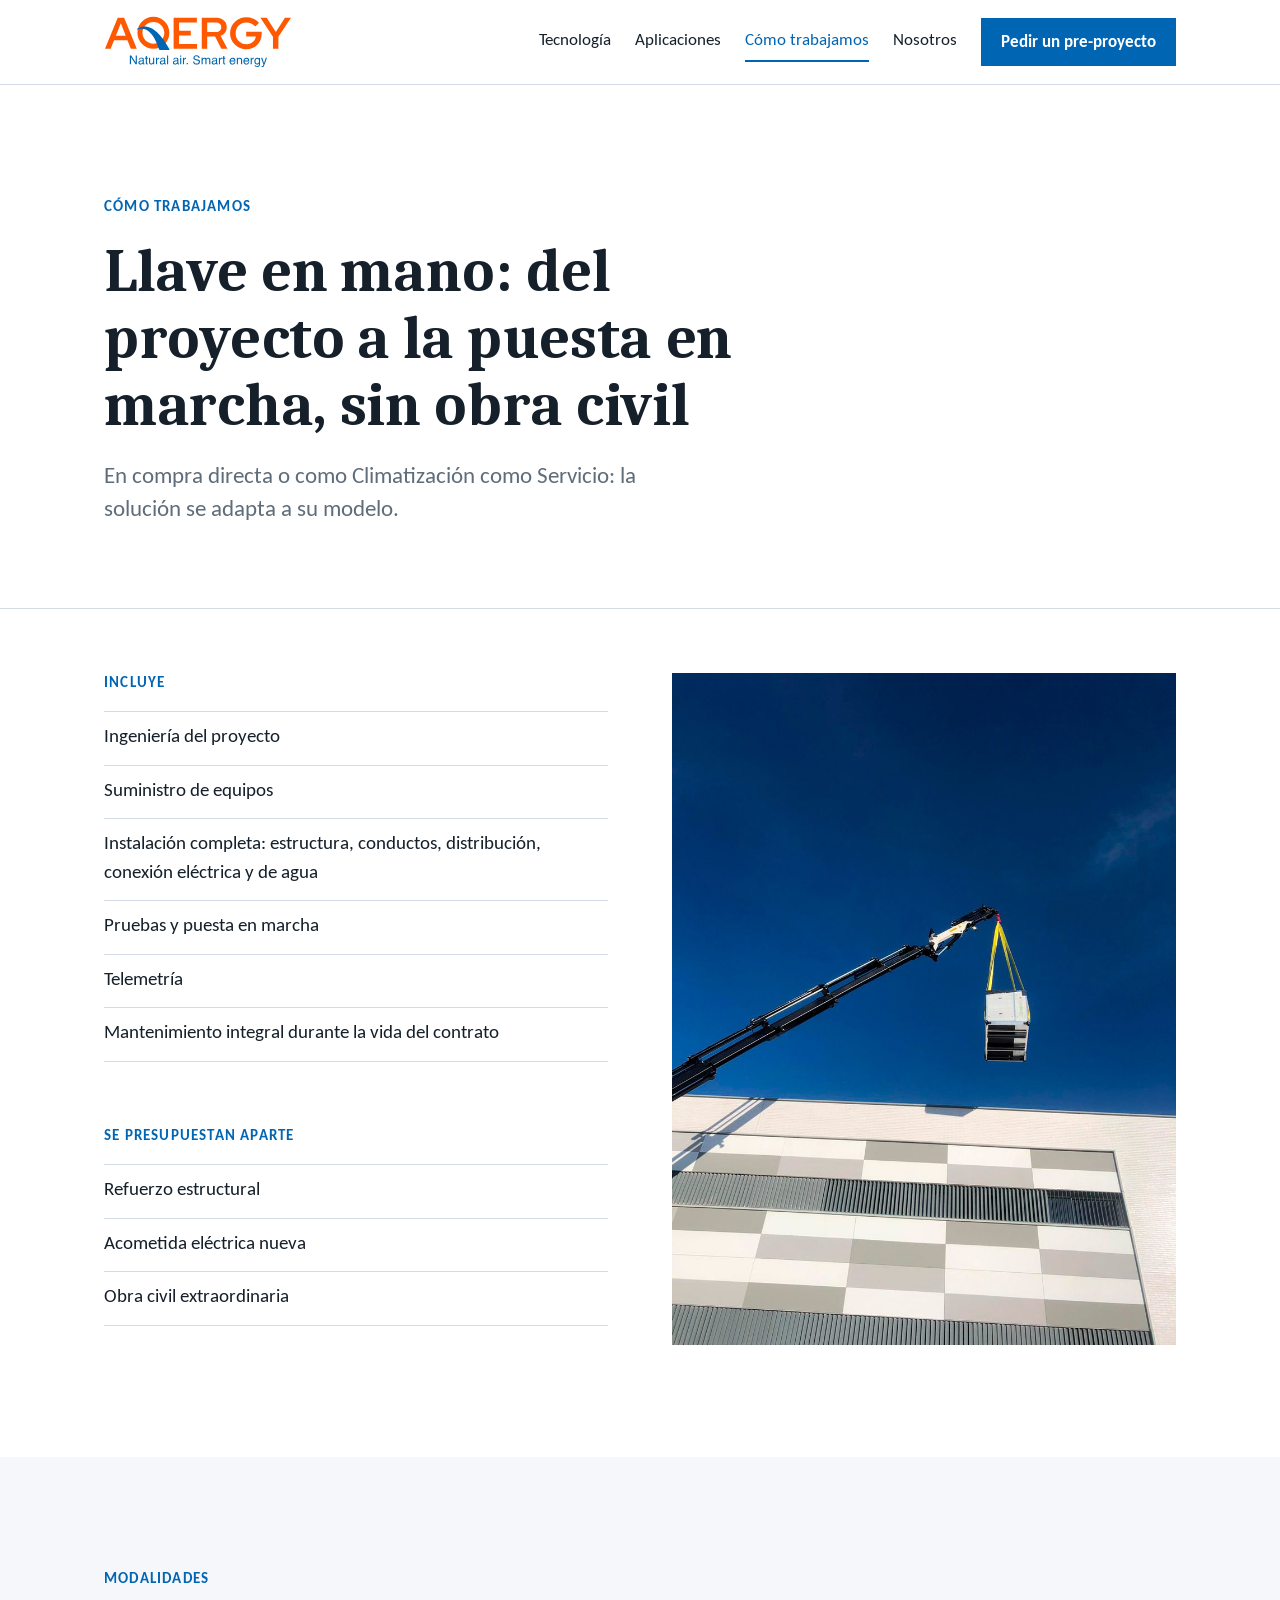
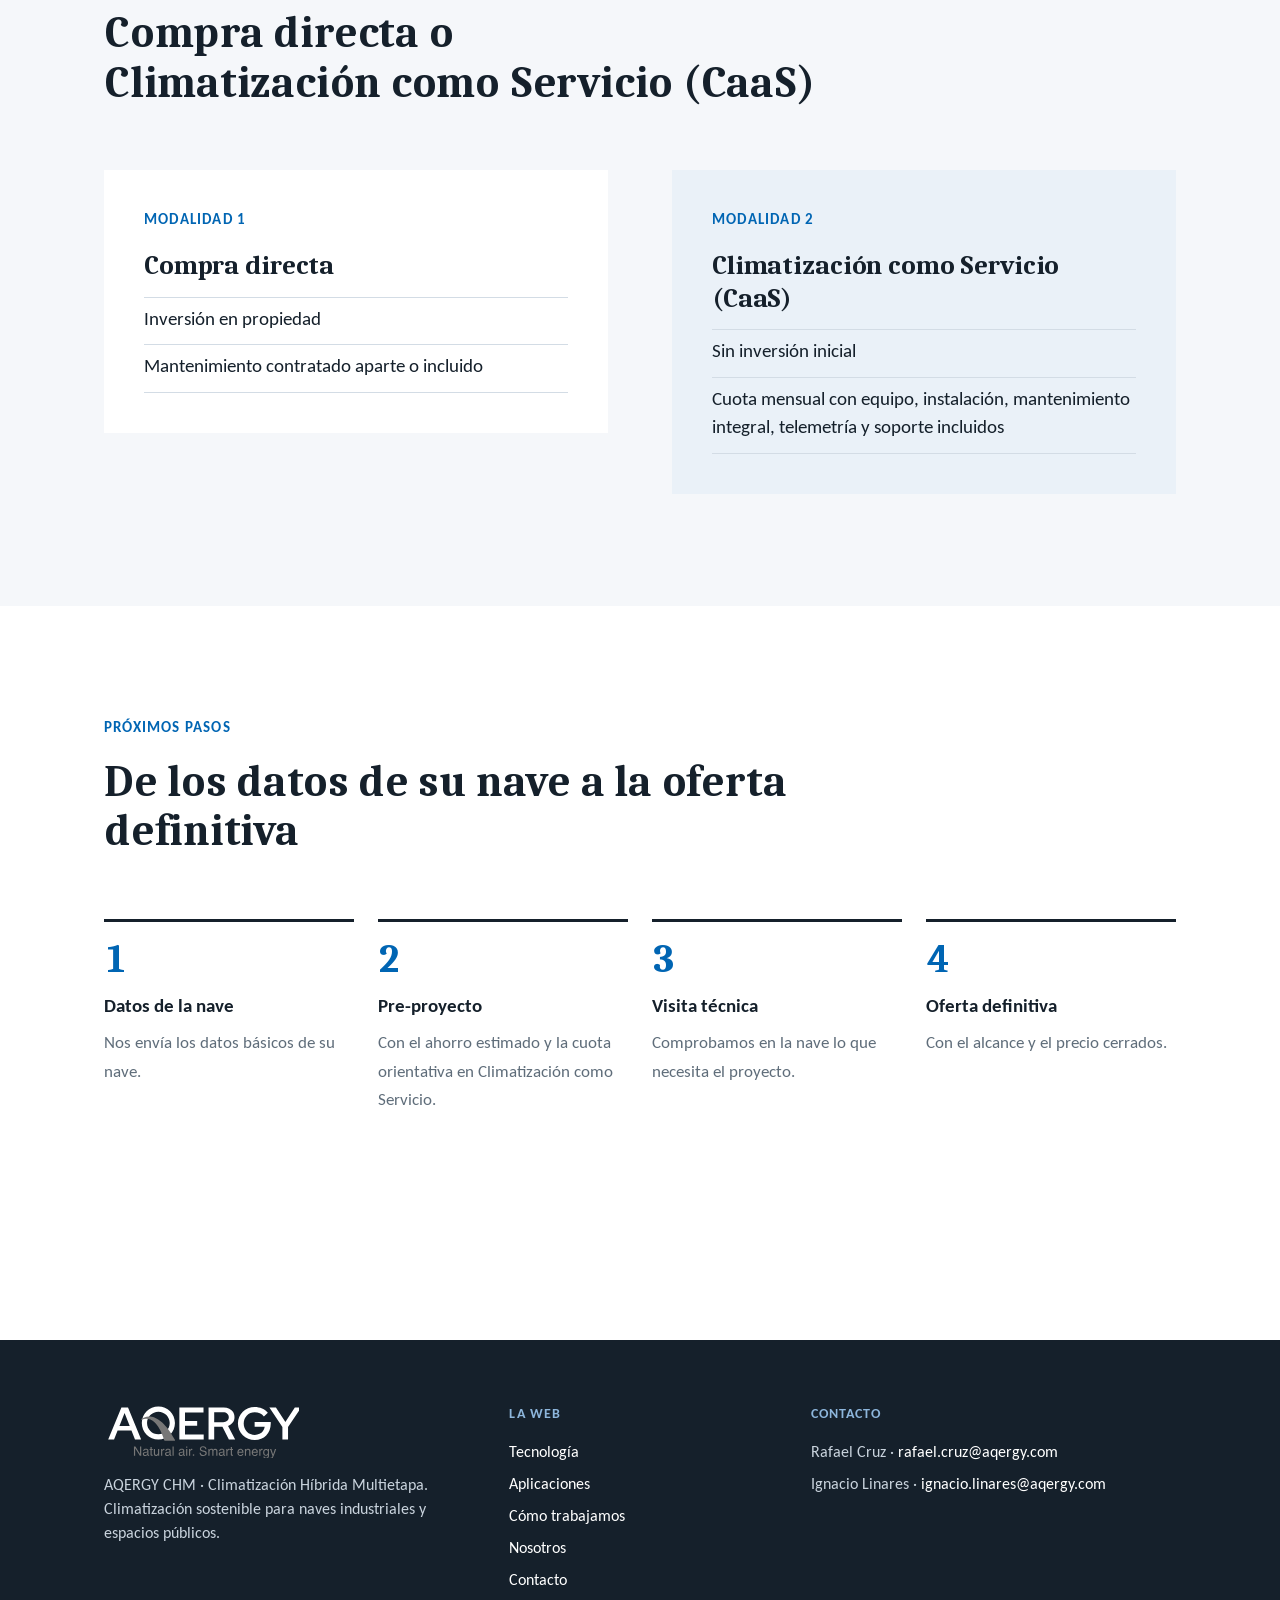
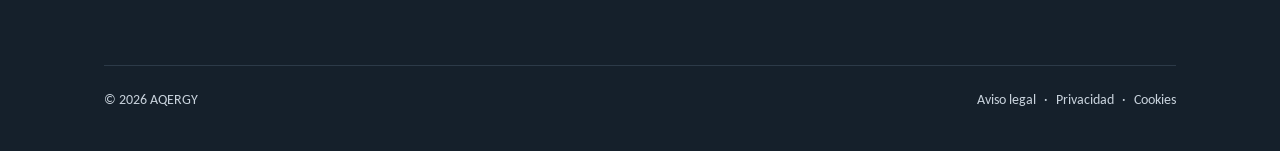
<file: como-trabajamos/index.html>
<!doctype html>
<html lang="es">
<head>
<meta charset="utf-8">
<meta name="viewport" content="width=device-width, initial-scale=1">
<title>Cómo trabajamos · AQERGY</title>
<meta name="description" content="Llave en mano, del proyecto a la puesta en marcha, en compra directa o como Climatización como Servicio, sin inversión inicial.">
<link rel="canonical" href="https://aqergy.com/como-trabajamos/">
<meta property="og:title" content="Cómo trabajamos · AQERGY">
<meta property="og:description" content="Llave en mano, del proyecto a la puesta en marcha, en compra directa o como Climatización como Servicio, sin inversión inicial.">
<meta property="og:type" content="website">
<meta property="og:url" content="https://aqergy.com/como-trabajamos/">
<meta property="og:image" content="https://aqergy.com/img/nave-cubierta-equipos.jpg">
<link rel="icon" href="/logos/favicon.svg" type="image/svg+xml">
<link rel="preload" href="/fonts/Caladea-Bold.woff2" as="font" type="font/woff2" crossorigin>
<link rel="preload" href="/fonts/Carlito-Regular.woff2" as="font" type="font/woff2" crossorigin>
<link rel="stylesheet" href="/css/aqergy.css">
</head>
<body>
<a class="salta" href="#contenido">Saltar al contenido</a>
<header class="cabecera">
  <div class="contenedor">
    <a class="marca" href="/" aria-label="AQERGY, inicio"><img src="/logos/aqergy-color.svg" alt="AQERGY · Natural air. Smart energy" width="188" height="52"></a>
    <button class="abre-menu" type="button" aria-expanded="false" aria-controls="menu">Menú</button>
    <nav class="menu" id="menu" aria-label="Principal">
      <a href="/tecnologia/">Tecnología</a>
      <a href="/aplicaciones/">Aplicaciones</a>
      <a href="/como-trabajamos/" aria-current="page">Cómo trabajamos</a>
      <a href="/nosotros/">Nosotros</a>
      <a class="boton" href="/contacto/">Pedir un pre-proyecto</a>
    </nav>
  </div>
</header>
<main id="contenido">
<section class="cabeza-pagina">
  <div class="contenedor">
    <p class="antetitulo">Cómo trabajamos</p>
    <h1>Llave en mano: del proyecto a la puesta en marcha, sin obra civil</h1>
    <p class="entradilla">En compra directa o como Climatización como Servicio: la solución se adapta a su modelo.</p>
  </div>
</section>

<section class="seccion">
  <div class="contenedor dos">
    <div>
      <p class="antetitulo">Incluye</p>
      <ul class="lista">
        <li>Ingeniería del proyecto</li>
        <li>Suministro de equipos</li>
        <li>Instalación completa: estructura, conductos, distribución, conexión eléctrica y de agua</li>
        <li>Pruebas y puesta en marcha</li>
        <li>Telemetría</li>
        <li>Mantenimiento integral durante la vida del contrato</li>
      </ul>
      <p class="antetitulo" style="margin-top:var(--space-5)">Se presupuestan aparte</p>
      <ul class="lista">
        <li>Refuerzo estructural</li>
        <li>Acometida eléctrica nueva</li>
        <li>Obra civil extraordinaria</li>
      </ul>
    </div>
    <img class="foto-marco alta" src="/img/instalacion-grua.jpg" alt="Una grúa sube un equipo a la cubierta del edificio durante la instalación" width="900" height="1200" loading="lazy">
  </div>
</section>

<section class="seccion tinte">
  <div class="contenedor">
    <div class="cabeza-seccion">
      <p class="antetitulo">Modalidades</p>
      <h2>Compra directa o<br>Climatización como Servicio (CaaS)</h2>
    </div>
    <div class="dos">
      <div class="caja" style="background:var(--surface-100)">
        <p class="antetitulo">Modalidad 1</p>
        <h3>Compra directa</h3>
        <ul class="lista compacta">
          <li>Inversión en propiedad</li>
          <li>Mantenimiento contratado aparte o incluido</li>
        </ul>
      </div>
      <div class="caja azul">
        <p class="antetitulo">Modalidad 2</p>
        <h3>Climatización como Servicio (CaaS)</h3>
        <ul class="lista compacta">
          <li>Sin inversión inicial</li>
          <li>Cuota mensual con equipo, instalación, mantenimiento integral, telemetría y soporte incluidos</li>
        </ul>
      </div>
    </div>
  </div>
</section>

<section class="seccion">
  <div class="contenedor">
    <div class="cabeza-seccion">
      <p class="antetitulo">Próximos pasos</p>
      <h2>De los datos de su nave a la oferta definitiva</h2>
    </div>
    <ol class="modos">
      <li><strong>Datos de la nave</strong><span>Nos envía los datos básicos de su nave.</span></li>
      <li><strong>Pre-proyecto</strong><span>Con el ahorro estimado y la cuota orientativa en Climatización como Servicio.</span></li>
      <li><strong>Visita técnica</strong><span>Comprobamos en la nave lo que necesita el proyecto.</span></li>
      <li><strong>Oferta definitiva</strong><span>Con el alcance y el precio cerrados.</span></li>
    </ol>
  </div>
</section>


</main>
<footer class="pie">
  <div class="contenedor">
    <div class="rejilla-pie">
      <div>
        <img src="/logos/aqergy-blanco.svg" alt="AQERGY · Natural air. Smart energy" width="290" height="54">
        <p>AQERGY CHM · Climatización Híbrida Multietapa.<br>Climatización sostenible para naves industriales y espacios públicos.</p>
      </div>
      <div>
        <p class="titulo-pie">La web</p>
        <ul>
          <li><a href="/tecnologia/">Tecnología</a></li>
          <li><a href="/aplicaciones/">Aplicaciones</a></li>
          <li><a href="/como-trabajamos/">Cómo trabajamos</a></li>
          <li><a href="/nosotros/">Nosotros</a></li>
          <li><a href="/contacto/">Contacto</a></li>
        </ul>
      </div>
      <div>
        <p class="titulo-pie">Contacto</p>
        <ul>
          <li>Rafael Cruz · <a href="mailto:rafael.cruz@aqergy.com">rafael.cruz@aqergy.com</a></li>
          <li>Ignacio Linares · <a href="mailto:ignacio.linares@aqergy.com">ignacio.linares@aqergy.com</a></li>
        </ul>
      </div>
    </div>
    <div class="legal">
      <span>© 2026 AQERGY</span>
      <span class="enlaces-legales"><a href="/aviso-legal/">Aviso legal</a><a href="/privacidad/">Privacidad</a><a href="/cookies/">Cookies</a></span>
    </div>
  </div>
</footer>
<script src="/js/aqergy.js" defer></script>
</body>
</html>
</file>
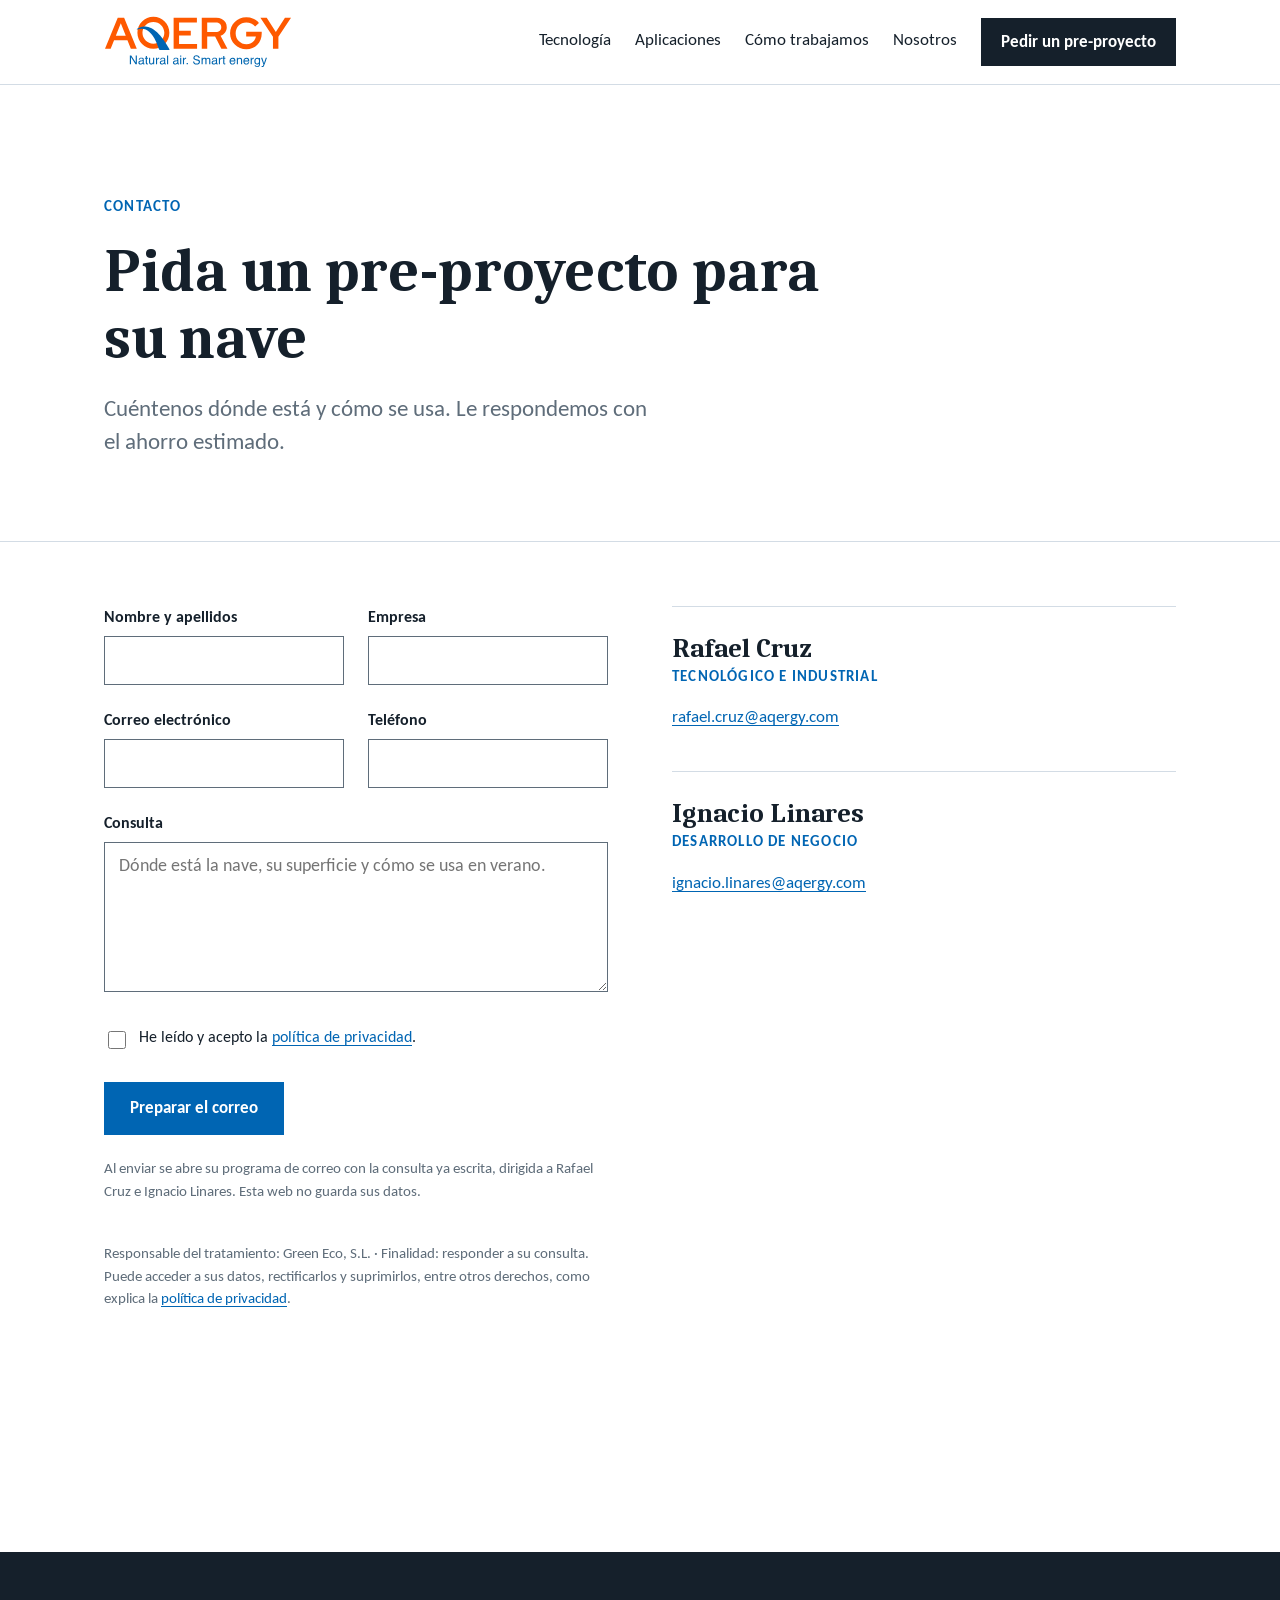
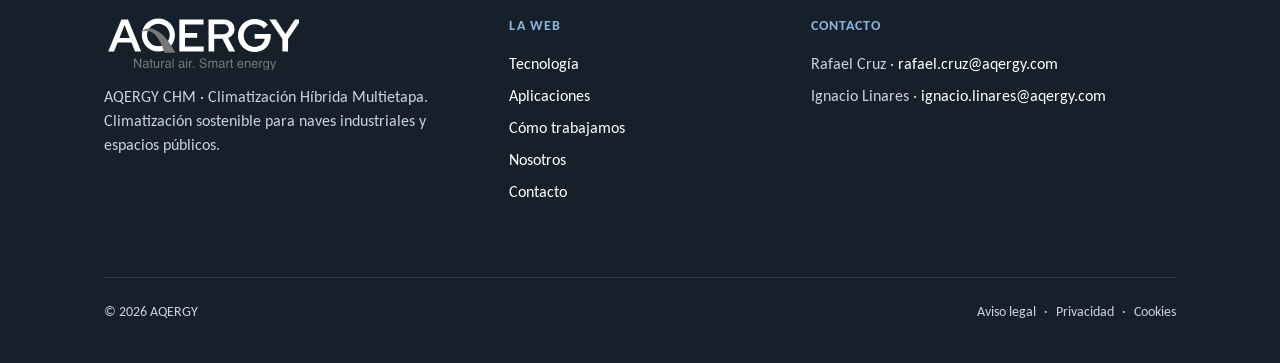
<file: contacto/index.html>
<!doctype html>
<html lang="es">
<head>
<meta charset="utf-8">
<meta name="viewport" content="width=device-width, initial-scale=1">
<title>Contacto · AQERGY</title>
<meta name="description" content="Pida un pre-proyecto para su nave con el ahorro estimado.">
<link rel="canonical" href="https://aqergy.com/contacto/">
<meta property="og:title" content="Contacto · AQERGY">
<meta property="og:description" content="Pida un pre-proyecto para su nave con el ahorro estimado.">
<meta property="og:type" content="website">
<meta property="og:url" content="https://aqergy.com/contacto/">
<meta property="og:image" content="https://aqergy.com/img/nave-cubierta-equipos.jpg">
<link rel="icon" href="/logos/favicon.svg" type="image/svg+xml">
<link rel="preload" href="/fonts/Caladea-Bold.woff2" as="font" type="font/woff2" crossorigin>
<link rel="preload" href="/fonts/Carlito-Regular.woff2" as="font" type="font/woff2" crossorigin>
<link rel="stylesheet" href="/css/aqergy.css">
</head>
<body>
<a class="salta" href="#contenido">Saltar al contenido</a>
<header class="cabecera">
  <div class="contenedor">
    <a class="marca" href="/" aria-label="AQERGY, inicio"><img src="/logos/aqergy-color.svg" alt="AQERGY · Natural air. Smart energy" width="188" height="52"></a>
    <button class="abre-menu" type="button" aria-expanded="false" aria-controls="menu">Menú</button>
    <nav class="menu" id="menu" aria-label="Principal">
      <a href="/tecnologia/">Tecnología</a>
      <a href="/aplicaciones/">Aplicaciones</a>
      <a href="/como-trabajamos/">Cómo trabajamos</a>
      <a href="/nosotros/">Nosotros</a>
      <a class="boton" href="/contacto/" aria-current="page">Pedir un pre-proyecto</a>
    </nav>
  </div>
</header>
<main id="contenido">
<section class="cabeza-pagina">
  <div class="contenedor">
    <p class="antetitulo">Contacto</p>
    <h1>Pida un pre-proyecto para su nave</h1>
    <p class="entradilla">Cuéntenos dónde está y cómo se usa. Le respondemos con el ahorro estimado.</p>
  </div>
</section>

<section class="seccion">
  <div class="contenedor dos">
    <form id="form-contacto" data-destino="rafael.cruz@aqergy.com,ignacio.linares@aqergy.com" novalidate>
      <div class="campos">
        <div><label for="nombre">Nombre y apellidos</label><input id="nombre" name="nombre" type="text" autocomplete="name" required></div>
        <div><label for="empresa">Empresa</label><input id="empresa" name="empresa" type="text" autocomplete="organization"></div>
        <div><label for="correo">Correo electrónico</label><input id="correo" name="correo" type="email" autocomplete="email" required></div>
        <div><label for="telefono">Teléfono</label><input id="telefono" name="telefono" type="tel" autocomplete="tel"></div>
      </div>
      <div><label for="consulta">Consulta</label><textarea id="consulta" name="consulta" required placeholder="Dónde está la nave, su superficie y cómo se usa en verano."></textarea></div>
      <label class="acepta"><input type="checkbox" name="acepta" required> <span>He leído y acepto la <a href="/privacidad/">política de privacidad</a>.</span></label>
      <div><button class="boton" type="submit">Preparar el correo</button></div>
      <p class="aviso-form">Al enviar se abre su programa de correo con la consulta ya escrita, dirigida a Rafael Cruz e Ignacio Linares. Esta web no guarda sus datos.</p>
      <p class="aviso-form">Responsable del tratamiento: Green Eco, S.L. · Finalidad: responder a su consulta. Puede acceder a sus datos, rectificarlos y suprimirlos, entre otros derechos, como explica la <a href="/privacidad/">política de privacidad</a>.</p>
    </form>
    <div>
      <div class="persona tarjeta">
        <h3>Rafael Cruz</h3>
        <p class="ambito">Tecnológico e industrial</p>
        <p class="contacto-persona"><a href="mailto:rafael.cruz@aqergy.com">rafael.cruz@aqergy.com</a></p>
      </div>
      <div class="persona tarjeta" style="margin-top:var(--space-4)">
        <h3>Ignacio Linares</h3>
        <p class="ambito">Desarrollo de negocio</p>
        <p class="contacto-persona"><a href="mailto:ignacio.linares@aqergy.com">ignacio.linares@aqergy.com</a></p>
      </div>
    </div>
  </div>
</section>

</main>
<footer class="pie">
  <div class="contenedor">
    <div class="rejilla-pie">
      <div>
        <img src="/logos/aqergy-blanco.svg" alt="AQERGY · Natural air. Smart energy" width="290" height="54">
        <p>AQERGY CHM · Climatización Híbrida Multietapa.<br>Climatización sostenible para naves industriales y espacios públicos.</p>
      </div>
      <div>
        <p class="titulo-pie">La web</p>
        <ul>
          <li><a href="/tecnologia/">Tecnología</a></li>
          <li><a href="/aplicaciones/">Aplicaciones</a></li>
          <li><a href="/como-trabajamos/">Cómo trabajamos</a></li>
          <li><a href="/nosotros/">Nosotros</a></li>
          <li><a href="/contacto/">Contacto</a></li>
        </ul>
      </div>
      <div>
        <p class="titulo-pie">Contacto</p>
        <ul>
          <li>Rafael Cruz · <a href="mailto:rafael.cruz@aqergy.com">rafael.cruz@aqergy.com</a></li>
          <li>Ignacio Linares · <a href="mailto:ignacio.linares@aqergy.com">ignacio.linares@aqergy.com</a></li>
        </ul>
      </div>
    </div>
    <div class="legal">
      <span>© 2026 AQERGY</span>
      <span class="enlaces-legales"><a href="/aviso-legal/">Aviso legal</a><a href="/privacidad/">Privacidad</a><a href="/cookies/">Cookies</a></span>
    </div>
  </div>
</footer>
<script src="/js/aqergy.js" defer></script>
</body>
</html>
</file>
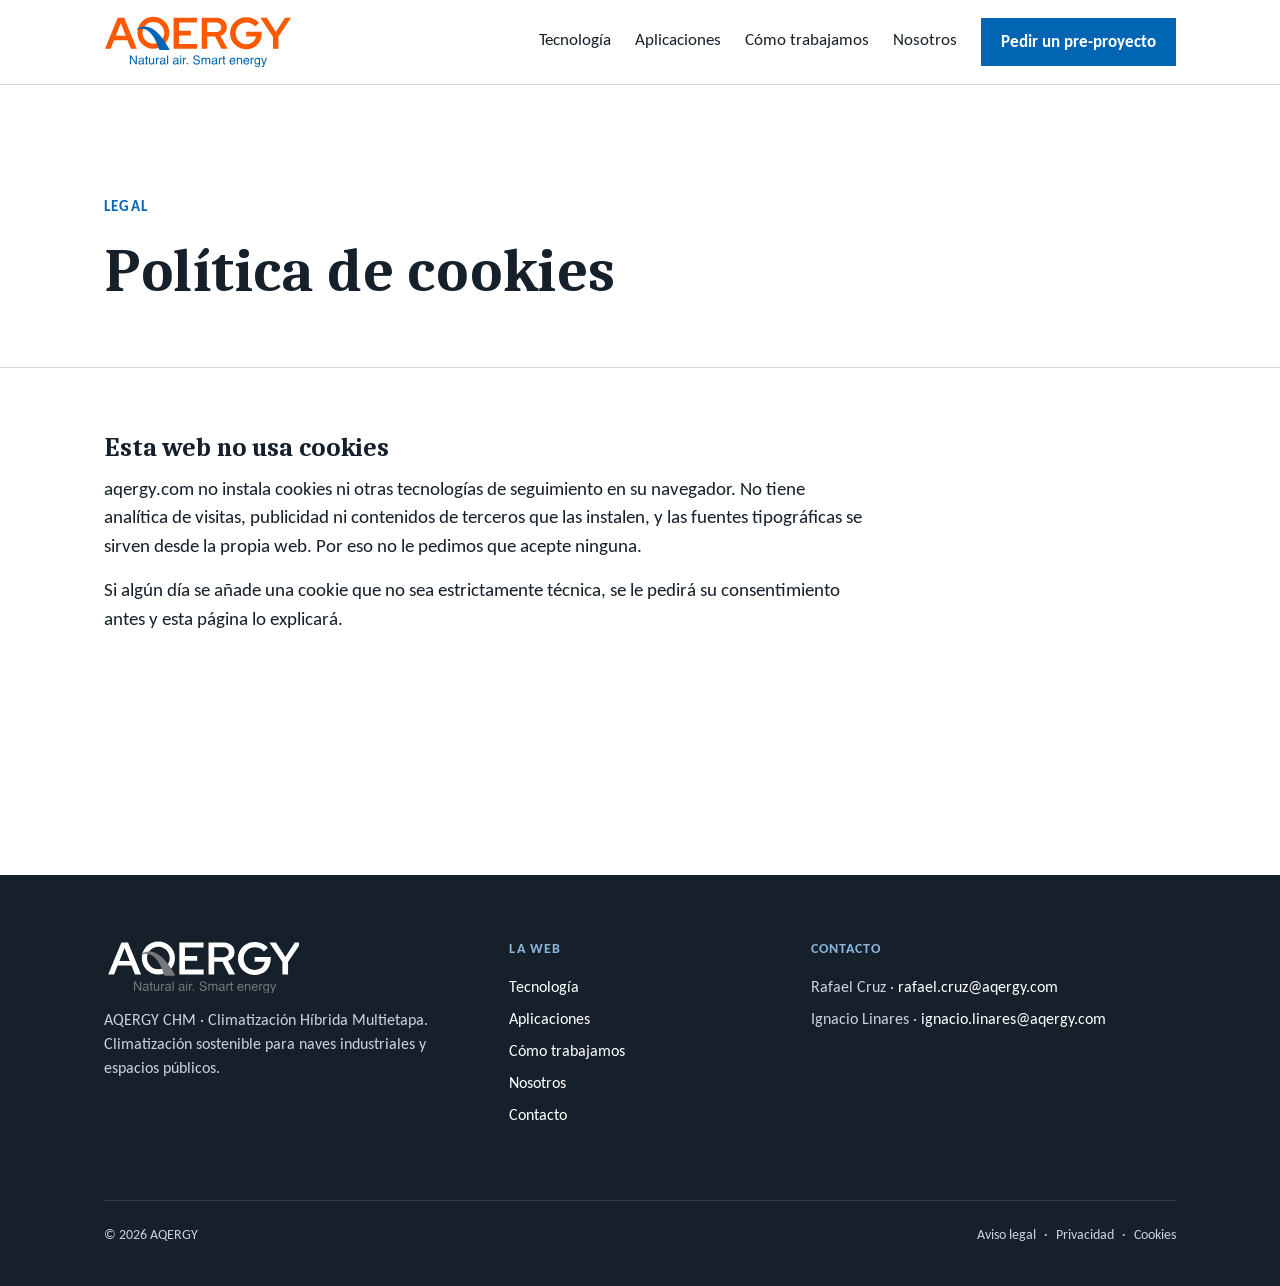
<file: cookies/index.html>
<!doctype html>
<html lang="es">
<head>
<meta charset="utf-8">
<meta name="viewport" content="width=device-width, initial-scale=1">
<title>Política de cookies · AQERGY</title>
<meta name="description" content="Esta web no usa cookies.">
<link rel="canonical" href="https://aqergy.com/cookies/">
<meta property="og:title" content="Política de cookies · AQERGY">
<meta property="og:description" content="Esta web no usa cookies.">
<meta property="og:type" content="website">
<meta property="og:url" content="https://aqergy.com/cookies/">
<meta property="og:image" content="https://aqergy.com/img/nave-cubierta-equipos.jpg">
<link rel="icon" href="/logos/favicon.svg" type="image/svg+xml">
<link rel="preload" href="/fonts/Caladea-Bold.woff2" as="font" type="font/woff2" crossorigin>
<link rel="preload" href="/fonts/Carlito-Regular.woff2" as="font" type="font/woff2" crossorigin>
<link rel="stylesheet" href="/css/aqergy.css">
</head>
<body>
<a class="salta" href="#contenido">Saltar al contenido</a>
<header class="cabecera">
  <div class="contenedor">
    <a class="marca" href="/" aria-label="AQERGY, inicio"><img src="/logos/aqergy-color.svg" alt="AQERGY · Natural air. Smart energy" width="188" height="52"></a>
    <button class="abre-menu" type="button" aria-expanded="false" aria-controls="menu">Menú</button>
    <nav class="menu" id="menu" aria-label="Principal">
      <a href="/tecnologia/">Tecnología</a>
      <a href="/aplicaciones/">Aplicaciones</a>
      <a href="/como-trabajamos/">Cómo trabajamos</a>
      <a href="/nosotros/">Nosotros</a>
      <a class="boton" href="/contacto/">Pedir un pre-proyecto</a>
    </nav>
  </div>
</header>
<main id="contenido">
<section class="cabeza-pagina">
  <div class="contenedor">
    <p class="antetitulo">Legal</p>
    <h1>Política de cookies</h1>
  </div>
</section>

<section class="seccion">
  <div class="contenedor"><div class="texto-legal">
    <h2>Esta web no usa cookies</h2>
    <p>aqergy.com no instala cookies ni otras tecnologías de seguimiento en su navegador. No tiene analítica de visitas, publicidad ni contenidos de terceros que las instalen, y las fuentes tipográficas se sirven desde la propia web. Por eso no le pedimos que acepte ninguna.</p>
    <p>Si algún día se añade una cookie que no sea estrictamente técnica, se le pedirá su consentimiento antes y esta página lo explicará.</p>
  </div></div>
</section>

</main>
<footer class="pie">
  <div class="contenedor">
    <div class="rejilla-pie">
      <div>
        <img src="/logos/aqergy-blanco.svg" alt="AQERGY · Natural air. Smart energy" width="290" height="54">
        <p>AQERGY CHM · Climatización Híbrida Multietapa.<br>Climatización sostenible para naves industriales y espacios públicos.</p>
      </div>
      <div>
        <p class="titulo-pie">La web</p>
        <ul>
          <li><a href="/tecnologia/">Tecnología</a></li>
          <li><a href="/aplicaciones/">Aplicaciones</a></li>
          <li><a href="/como-trabajamos/">Cómo trabajamos</a></li>
          <li><a href="/nosotros/">Nosotros</a></li>
          <li><a href="/contacto/">Contacto</a></li>
        </ul>
      </div>
      <div>
        <p class="titulo-pie">Contacto</p>
        <ul>
          <li>Rafael Cruz · <a href="mailto:rafael.cruz@aqergy.com">rafael.cruz@aqergy.com</a></li>
          <li>Ignacio Linares · <a href="mailto:ignacio.linares@aqergy.com">ignacio.linares@aqergy.com</a></li>
        </ul>
      </div>
    </div>
    <div class="legal">
      <span>© 2026 AQERGY</span>
      <span class="enlaces-legales"><a href="/aviso-legal/">Aviso legal</a><a href="/privacidad/">Privacidad</a><a href="/cookies/">Cookies</a></span>
    </div>
  </div>
</footer>
<script src="/js/aqergy.js" defer></script>
</body>
</html>
</file>
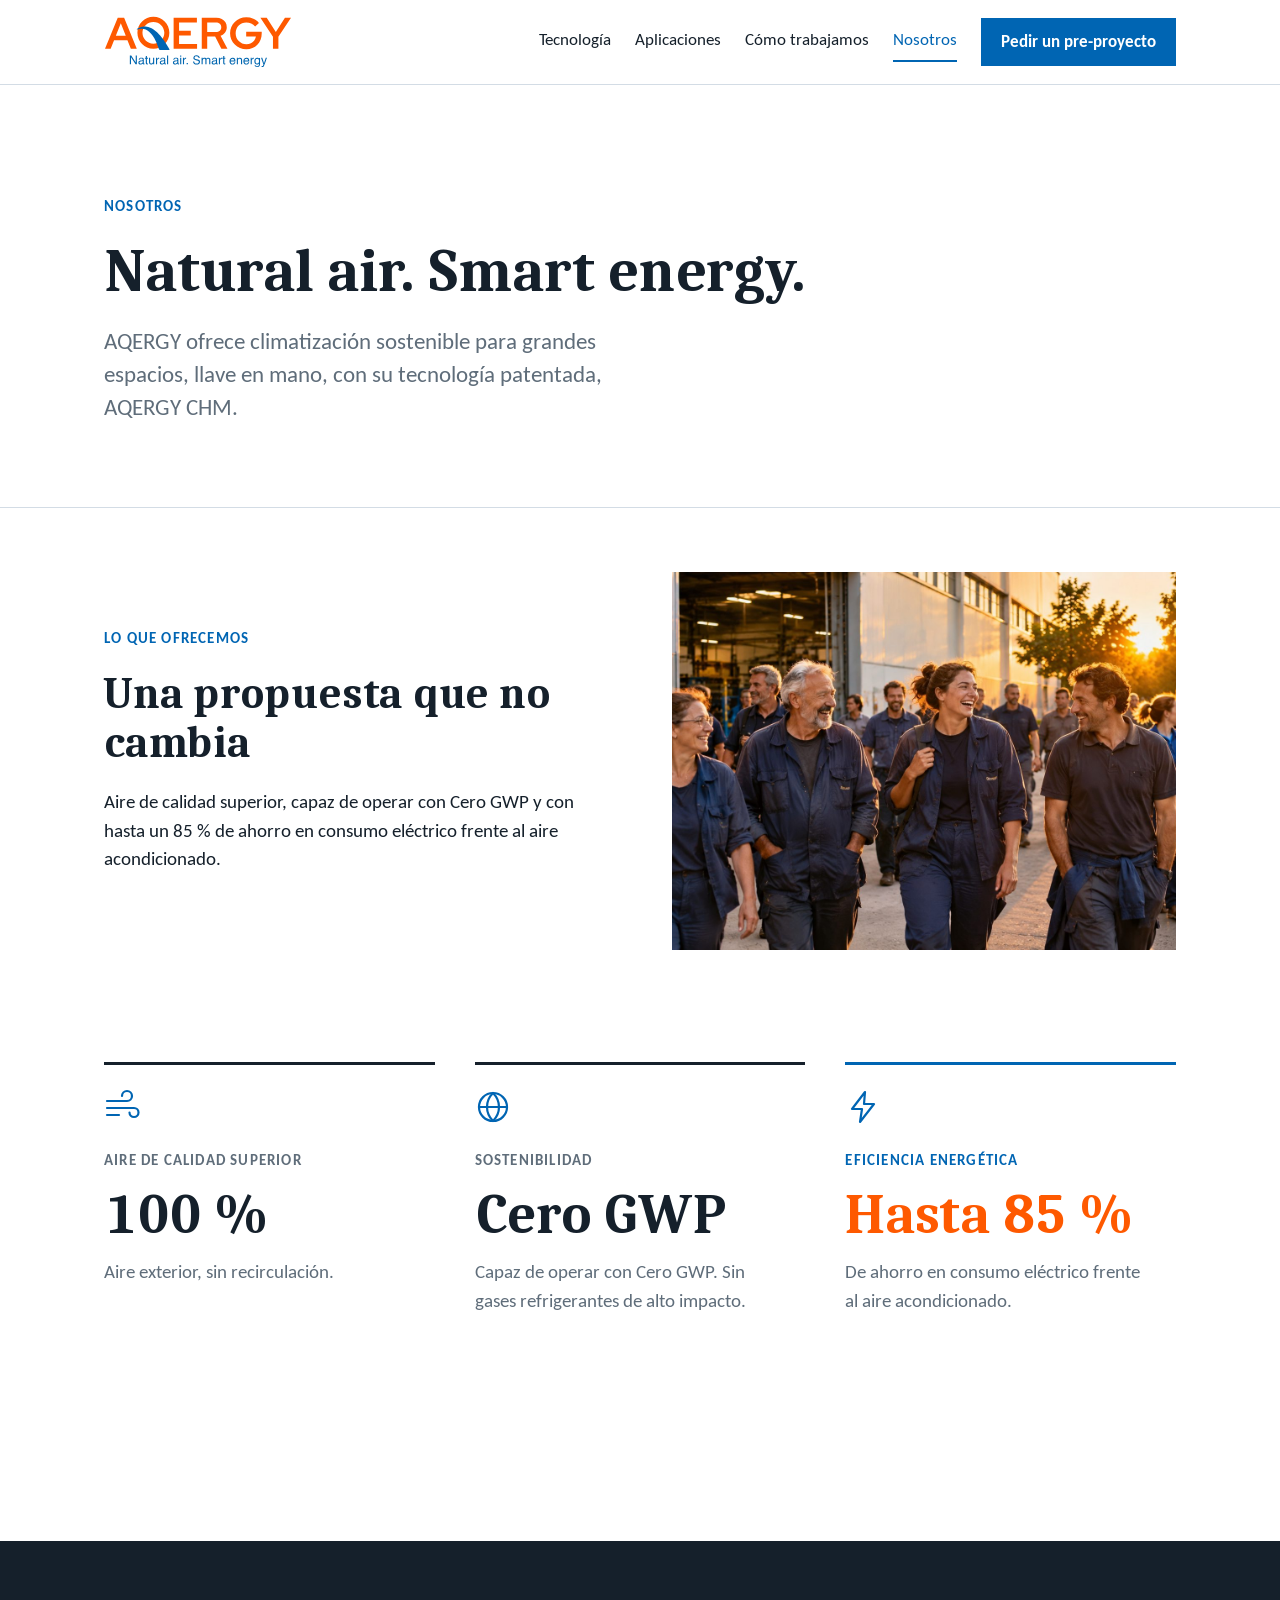
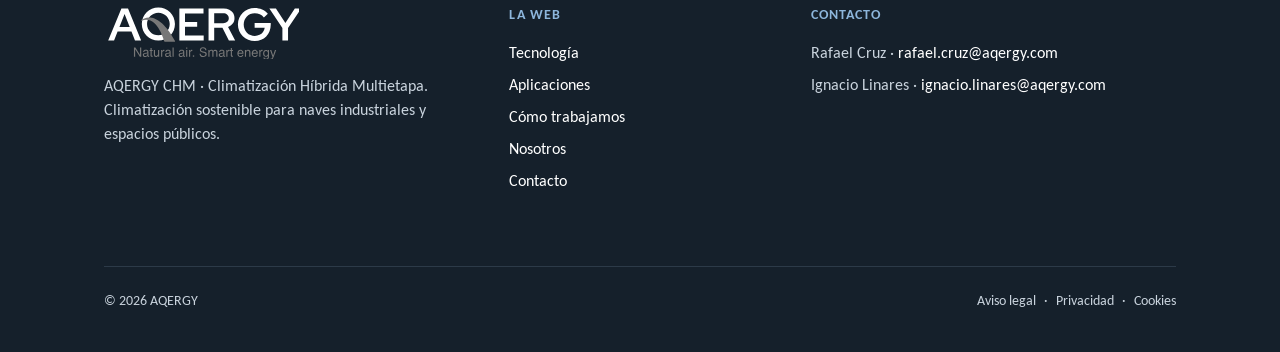
<file: nosotros/index.html>
<!doctype html>
<html lang="es">
<head>
<meta charset="utf-8">
<meta name="viewport" content="width=device-width, initial-scale=1">
<title>Nosotros · AQERGY</title>
<meta name="description" content="AQERGY ofrece climatización sostenible para grandes espacios, llave en mano, con su tecnología patentada.">
<link rel="canonical" href="https://aqergy.com/nosotros/">
<meta property="og:title" content="Nosotros · AQERGY">
<meta property="og:description" content="AQERGY ofrece climatización sostenible para grandes espacios, llave en mano, con su tecnología patentada.">
<meta property="og:type" content="website">
<meta property="og:url" content="https://aqergy.com/nosotros/">
<meta property="og:image" content="https://aqergy.com/img/nave-cubierta-equipos.jpg">
<link rel="icon" href="/logos/favicon.svg" type="image/svg+xml">
<link rel="preload" href="/fonts/Caladea-Bold.woff2" as="font" type="font/woff2" crossorigin>
<link rel="preload" href="/fonts/Carlito-Regular.woff2" as="font" type="font/woff2" crossorigin>
<link rel="stylesheet" href="/css/aqergy.css">
</head>
<body>
<a class="salta" href="#contenido">Saltar al contenido</a>
<header class="cabecera">
  <div class="contenedor">
    <a class="marca" href="/" aria-label="AQERGY, inicio"><img src="/logos/aqergy-color.svg" alt="AQERGY · Natural air. Smart energy" width="188" height="52"></a>
    <button class="abre-menu" type="button" aria-expanded="false" aria-controls="menu">Menú</button>
    <nav class="menu" id="menu" aria-label="Principal">
      <a href="/tecnologia/">Tecnología</a>
      <a href="/aplicaciones/">Aplicaciones</a>
      <a href="/como-trabajamos/">Cómo trabajamos</a>
      <a href="/nosotros/" aria-current="page">Nosotros</a>
      <a class="boton" href="/contacto/">Pedir un pre-proyecto</a>
    </nav>
  </div>
</header>
<main id="contenido">
<section class="cabeza-pagina">
  <div class="contenedor">
    <p class="antetitulo">Nosotros</p>
    <h1 class="una-linea">Natural air. Smart energy.</h1>
    <p class="entradilla">AQERGY ofrece climatización sostenible para grandes espacios, llave en mano, con su tecnología patentada, AQERGY CHM.</p>
  </div>
</section>

<section class="seccion">
  <div class="contenedor dos centro">
    <div>
      <p class="antetitulo">Lo que ofrecemos</p>
      <h2>Una propuesta que no cambia</h2>
      <p style="margin-top:var(--space-3)">Aire de calidad superior, capaz de operar con Cero GWP y con hasta un 85 % de ahorro en consumo eléctrico frente al aire acondicionado.</p>
    </div>
    <figure class="ilus">
      <img class="foto-marco" src="/img/ilus-salida-turno.jpg" alt="Un grupo de operarios sale de la nave al acabar el turno" width="1600" height="900" loading="lazy">
    </figure>
  </div>
</section>

<section class="seccion">
  <div class="contenedor">
    <div class="beneficios">
  <div class="beneficio">
    <svg class="icono" viewBox="0 0 36 36" fill="none" stroke="currentColor" stroke-width="2.2" stroke-linecap="round" aria-hidden="true"><path d="M3 12h20a5 5 0 1 0-5-5"/><path d="M3 19h27a4.5 4.5 0 1 1-4.5 4.5"/><path d="M3 26h12"/></svg>
    <p class="antetitulo">Aire de calidad superior</p>
    <p class="cifra">100 %</p>
    <p>Aire exterior, sin recirculación.</p>
  </div>
  <div class="beneficio">
    <svg class="icono" viewBox="0 0 36 36" fill="none" stroke="currentColor" stroke-width="2.2" stroke-linecap="round" stroke-linejoin="round" aria-hidden="true"><circle cx="18" cy="18" r="14"/><path d="M4 18h28"/><path d="M18 4c4 4 6 9 6 14s-2 10-6 14c-4-4-6-9-6-14s2-10 6-14z"/></svg>
    <p class="antetitulo">Sostenibilidad</p>
    <p class="cifra">Cero GWP</p>
    <p>Capaz de operar con Cero GWP. Sin gases refrigerantes de alto impacto.</p>
  </div>
  <div class="beneficio clave">
    <svg class="icono" viewBox="0 0 36 36" fill="none" stroke="currentColor" stroke-width="2.2" stroke-linejoin="round" aria-hidden="true"><path d="M20 3 7 20h10l-2 13 14-18H19l1-12z"/></svg>
    <p class="antetitulo">Eficiencia energética</p>
    <p class="cifra">Hasta 85 %</p>
    <p>De ahorro en consumo eléctrico frente al aire acondicionado.</p>
  </div>
</div>
  </div>
</section>


</main>
<footer class="pie">
  <div class="contenedor">
    <div class="rejilla-pie">
      <div>
        <img src="/logos/aqergy-blanco.svg" alt="AQERGY · Natural air. Smart energy" width="290" height="54">
        <p>AQERGY CHM · Climatización Híbrida Multietapa.<br>Climatización sostenible para naves industriales y espacios públicos.</p>
      </div>
      <div>
        <p class="titulo-pie">La web</p>
        <ul>
          <li><a href="/tecnologia/">Tecnología</a></li>
          <li><a href="/aplicaciones/">Aplicaciones</a></li>
          <li><a href="/como-trabajamos/">Cómo trabajamos</a></li>
          <li><a href="/nosotros/">Nosotros</a></li>
          <li><a href="/contacto/">Contacto</a></li>
        </ul>
      </div>
      <div>
        <p class="titulo-pie">Contacto</p>
        <ul>
          <li>Rafael Cruz · <a href="mailto:rafael.cruz@aqergy.com">rafael.cruz@aqergy.com</a></li>
          <li>Ignacio Linares · <a href="mailto:ignacio.linares@aqergy.com">ignacio.linares@aqergy.com</a></li>
        </ul>
      </div>
    </div>
    <div class="legal">
      <span>© 2026 AQERGY</span>
      <span class="enlaces-legales"><a href="/aviso-legal/">Aviso legal</a><a href="/privacidad/">Privacidad</a><a href="/cookies/">Cookies</a></span>
    </div>
  </div>
</footer>
<script src="/js/aqergy.js" defer></script>
</body>
</html>
</file>
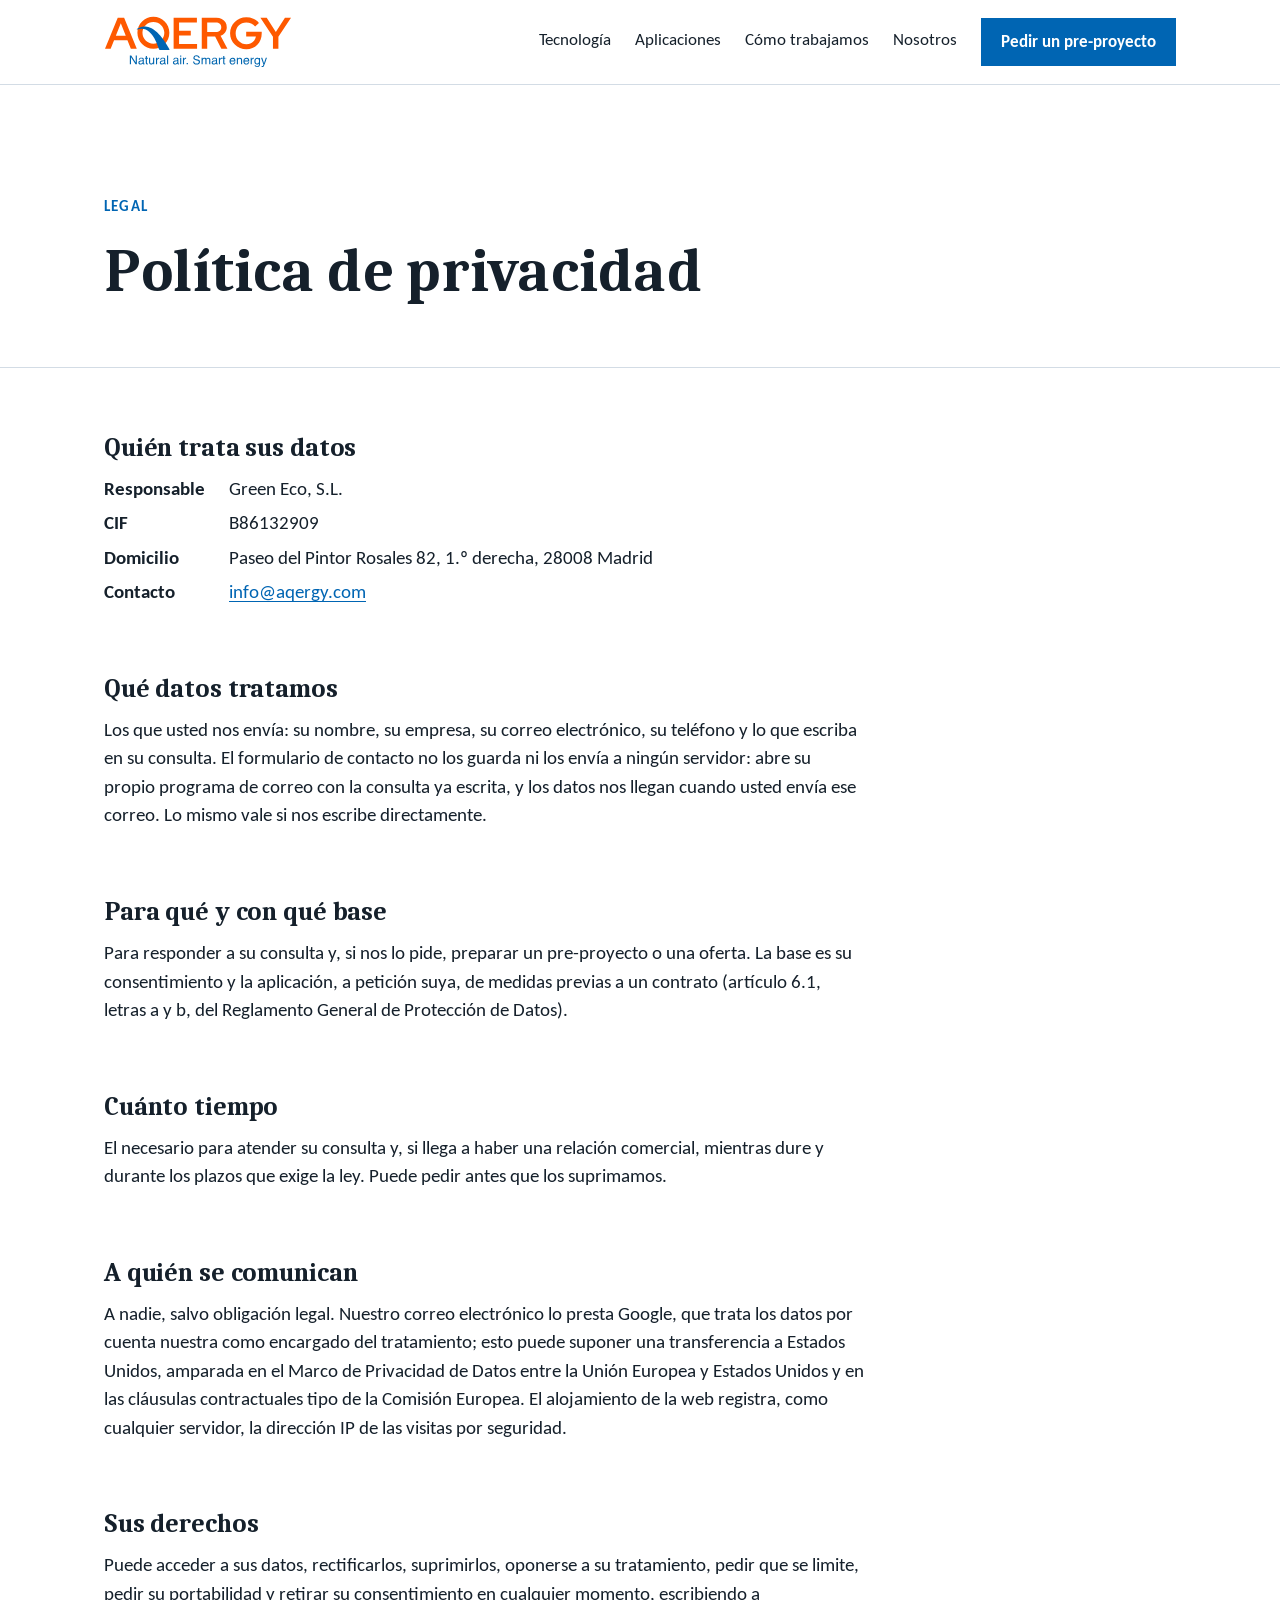
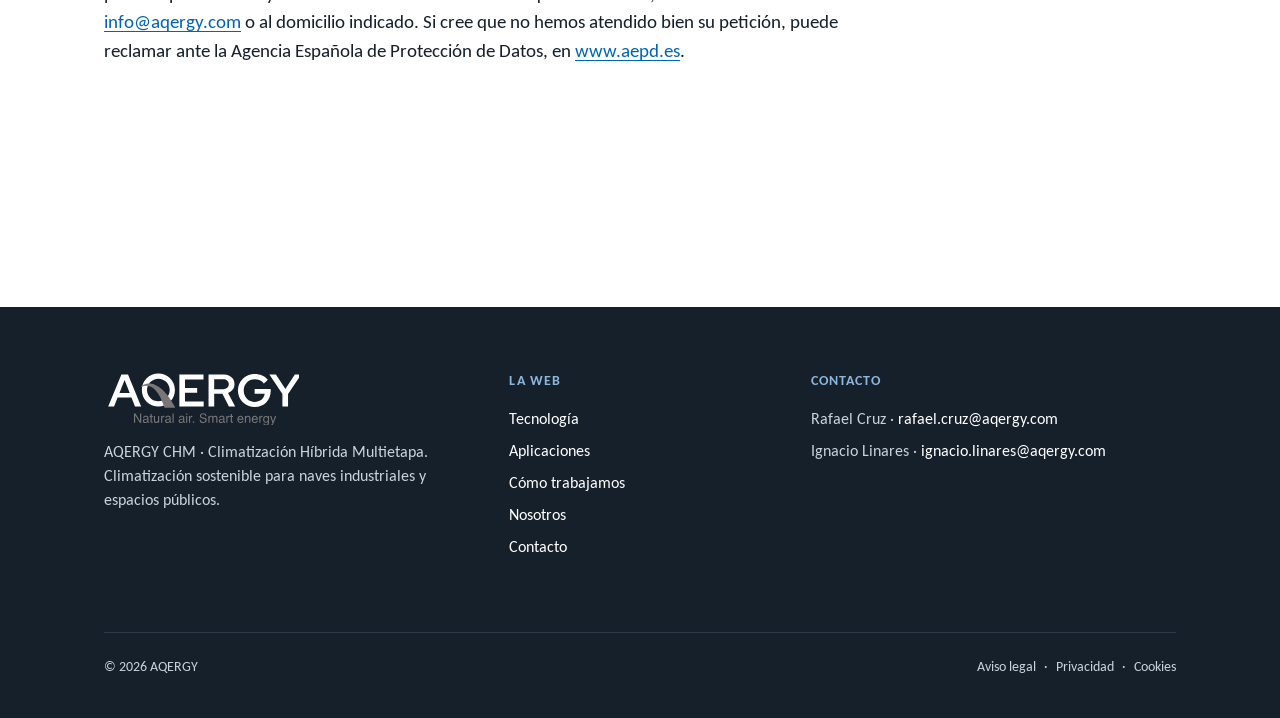
<file: privacidad/index.html>
<!doctype html>
<html lang="es">
<head>
<meta charset="utf-8">
<meta name="viewport" content="width=device-width, initial-scale=1">
<title>Política de privacidad · AQERGY</title>
<meta name="description" content="Cómo se tratan los datos de quien nos escribe.">
<link rel="canonical" href="https://aqergy.com/privacidad/">
<meta property="og:title" content="Política de privacidad · AQERGY">
<meta property="og:description" content="Cómo se tratan los datos de quien nos escribe.">
<meta property="og:type" content="website">
<meta property="og:url" content="https://aqergy.com/privacidad/">
<meta property="og:image" content="https://aqergy.com/img/nave-cubierta-equipos.jpg">
<link rel="icon" href="/logos/favicon.svg" type="image/svg+xml">
<link rel="preload" href="/fonts/Caladea-Bold.woff2" as="font" type="font/woff2" crossorigin>
<link rel="preload" href="/fonts/Carlito-Regular.woff2" as="font" type="font/woff2" crossorigin>
<link rel="stylesheet" href="/css/aqergy.css">
</head>
<body>
<a class="salta" href="#contenido">Saltar al contenido</a>
<header class="cabecera">
  <div class="contenedor">
    <a class="marca" href="/" aria-label="AQERGY, inicio"><img src="/logos/aqergy-color.svg" alt="AQERGY · Natural air. Smart energy" width="188" height="52"></a>
    <button class="abre-menu" type="button" aria-expanded="false" aria-controls="menu">Menú</button>
    <nav class="menu" id="menu" aria-label="Principal">
      <a href="/tecnologia/">Tecnología</a>
      <a href="/aplicaciones/">Aplicaciones</a>
      <a href="/como-trabajamos/">Cómo trabajamos</a>
      <a href="/nosotros/">Nosotros</a>
      <a class="boton" href="/contacto/">Pedir un pre-proyecto</a>
    </nav>
  </div>
</header>
<main id="contenido">
<section class="cabeza-pagina">
  <div class="contenedor">
    <p class="antetitulo">Legal</p>
    <h1>Política de privacidad</h1>
  </div>
</section>

<section class="seccion">
  <div class="contenedor"><div class="texto-legal">
    <h2>Quién trata sus datos</h2>
    <dl>
      <dt>Responsable</dt><dd>Green Eco, S.L.</dd>
      <dt>CIF</dt><dd>B86132909</dd>
      <dt>Domicilio</dt><dd>Paseo del Pintor Rosales 82, 1.º derecha, 28008 Madrid</dd>
      <dt>Contacto</dt><dd><a href="mailto:info@aqergy.com">info@aqergy.com</a></dd>
    </dl>

    <h2>Qué datos tratamos</h2>
    <p>Los que usted nos envía: su nombre, su empresa, su correo electrónico, su teléfono y lo que escriba en su consulta. El formulario de contacto no los guarda ni los envía a ningún servidor: abre su propio programa de correo con la consulta ya escrita, y los datos nos llegan cuando usted envía ese correo. Lo mismo vale si nos escribe directamente.</p>

    <h2>Para qué y con qué base</h2>
    <p>Para responder a su consulta y, si nos lo pide, preparar un pre-proyecto o una oferta. La base es su consentimiento y la aplicación, a petición suya, de medidas previas a un contrato (artículo 6.1, letras a y b, del Reglamento General de Protección de Datos).</p>

    <h2>Cuánto tiempo</h2>
    <p>El necesario para atender su consulta y, si llega a haber una relación comercial, mientras dure y durante los plazos que exige la ley. Puede pedir antes que los suprimamos.</p>

    <h2>A quién se comunican</h2>
    <p>A nadie, salvo obligación legal. Nuestro correo electrónico lo presta Google, que trata los datos por cuenta nuestra como encargado del tratamiento; esto puede suponer una transferencia a Estados Unidos, amparada en el Marco de Privacidad de Datos entre la Unión Europea y Estados Unidos y en las cláusulas contractuales tipo de la Comisión Europea. El alojamiento de la web registra, como cualquier servidor, la dirección IP de las visitas por seguridad.</p>

    <h2>Sus derechos</h2>
    <p>Puede acceder a sus datos, rectificarlos, suprimirlos, oponerse a su tratamiento, pedir que se limite, pedir su portabilidad y retirar su consentimiento en cualquier momento, escribiendo a <a href="mailto:info@aqergy.com">info@aqergy.com</a> o al domicilio indicado. Si cree que no hemos atendido bien su petición, puede reclamar ante la Agencia Española de Protección de Datos, en <a href="https://www.aepd.es">www.aepd.es</a>.</p>
  </div></div>
</section>

</main>
<footer class="pie">
  <div class="contenedor">
    <div class="rejilla-pie">
      <div>
        <img src="/logos/aqergy-blanco.svg" alt="AQERGY · Natural air. Smart energy" width="290" height="54">
        <p>AQERGY CHM · Climatización Híbrida Multietapa.<br>Climatización sostenible para naves industriales y espacios públicos.</p>
      </div>
      <div>
        <p class="titulo-pie">La web</p>
        <ul>
          <li><a href="/tecnologia/">Tecnología</a></li>
          <li><a href="/aplicaciones/">Aplicaciones</a></li>
          <li><a href="/como-trabajamos/">Cómo trabajamos</a></li>
          <li><a href="/nosotros/">Nosotros</a></li>
          <li><a href="/contacto/">Contacto</a></li>
        </ul>
      </div>
      <div>
        <p class="titulo-pie">Contacto</p>
        <ul>
          <li>Rafael Cruz · <a href="mailto:rafael.cruz@aqergy.com">rafael.cruz@aqergy.com</a></li>
          <li>Ignacio Linares · <a href="mailto:ignacio.linares@aqergy.com">ignacio.linares@aqergy.com</a></li>
        </ul>
      </div>
    </div>
    <div class="legal">
      <span>© 2026 AQERGY</span>
      <span class="enlaces-legales"><a href="/aviso-legal/">Aviso legal</a><a href="/privacidad/">Privacidad</a><a href="/cookies/">Cookies</a></span>
    </div>
  </div>
</footer>
<script src="/js/aqergy.js" defer></script>
</body>
</html>
</file>
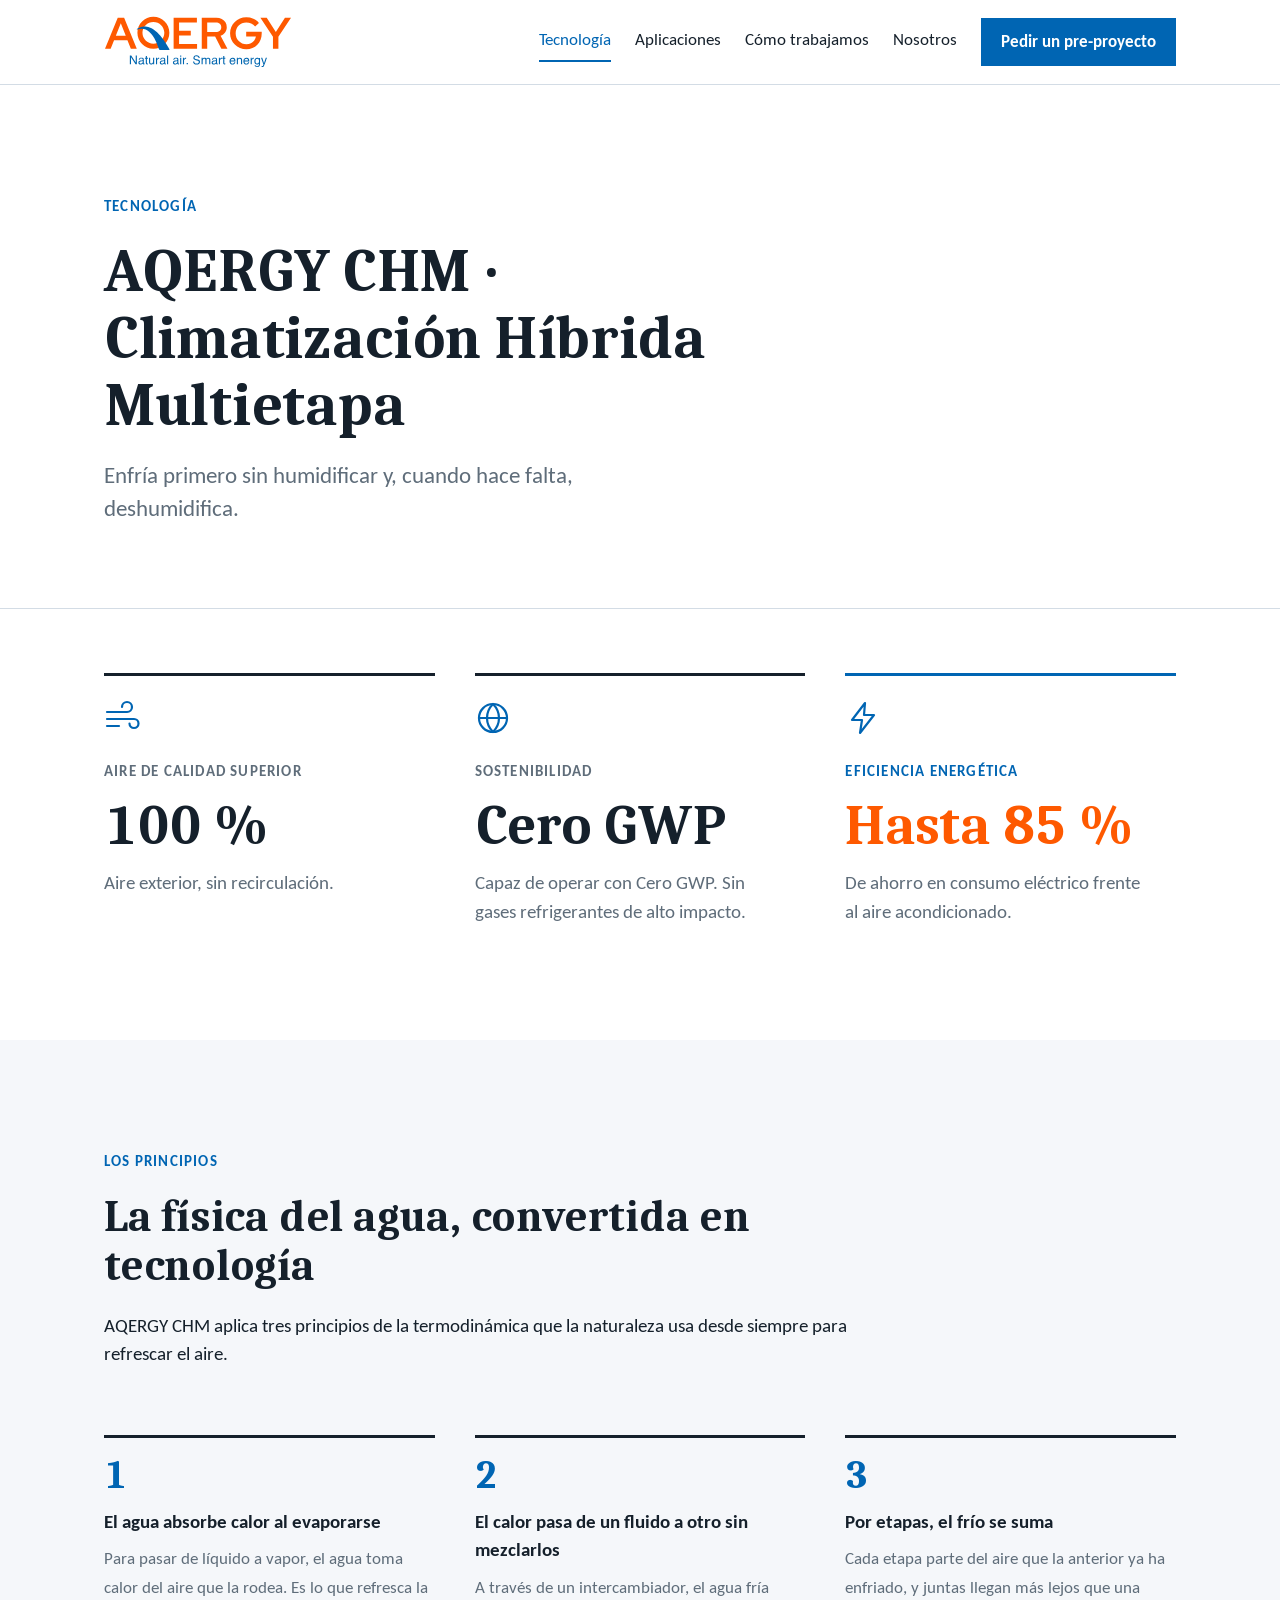
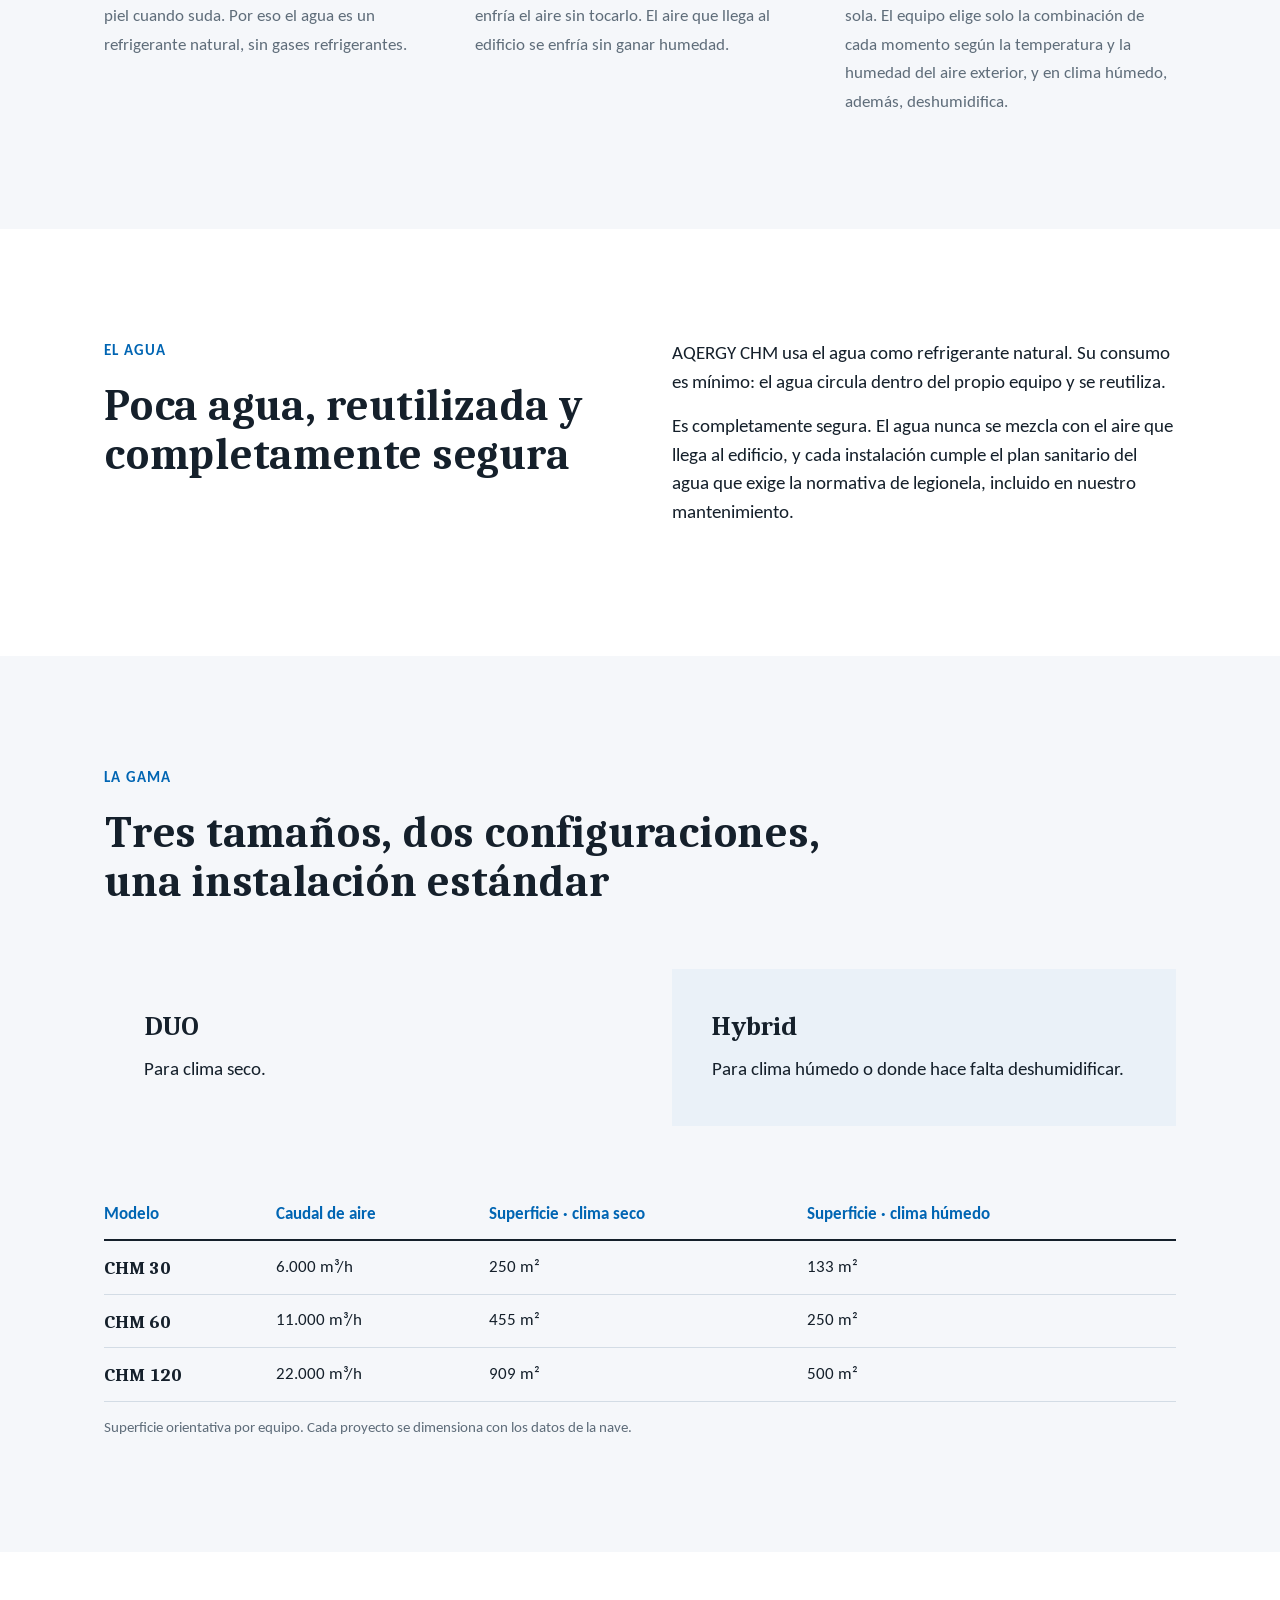
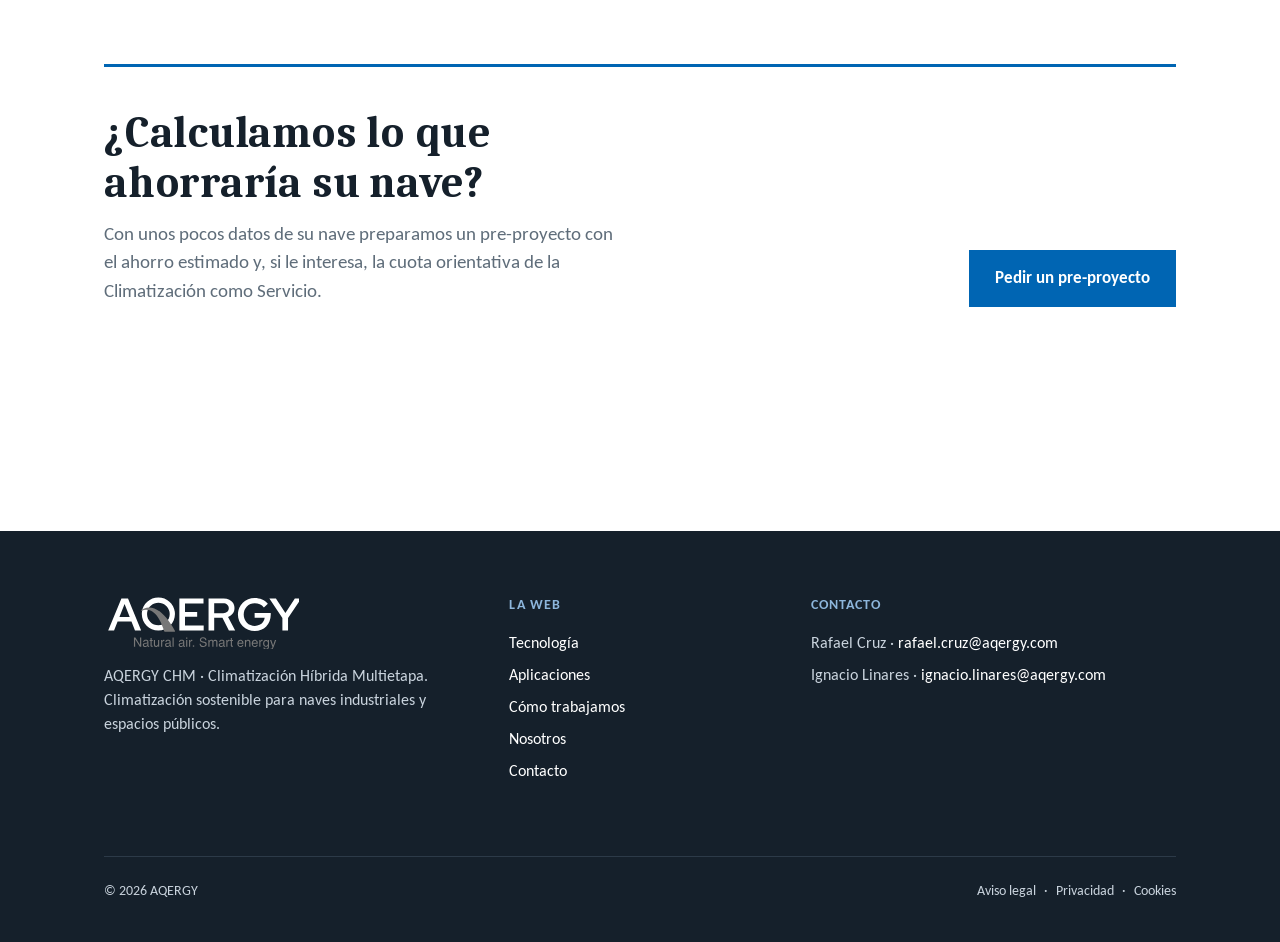
<file: tecnologia/index.html>
<!doctype html>
<html lang="es">
<head>
<meta charset="utf-8">
<meta name="viewport" content="width=device-width, initial-scale=1">
<title>Tecnología AQERGY CHM · AQERGY</title>
<meta name="description" content="AQERGY CHM aplica la física del agua: tres principios de la termodinámica, poca agua reutilizada y segura, configuraciones DUO e Hybrid y modelos CHM 30, 60 y 120.">
<link rel="canonical" href="https://aqergy.com/tecnologia/">
<meta property="og:title" content="Tecnología AQERGY CHM · AQERGY">
<meta property="og:description" content="AQERGY CHM aplica la física del agua: tres principios de la termodinámica, poca agua reutilizada y segura, configuraciones DUO e Hybrid y modelos CHM 30, 60 y 120.">
<meta property="og:type" content="website">
<meta property="og:url" content="https://aqergy.com/tecnologia/">
<meta property="og:image" content="https://aqergy.com/img/nave-cubierta-equipos.jpg">
<link rel="icon" href="/logos/favicon.svg" type="image/svg+xml">
<link rel="preload" href="/fonts/Caladea-Bold.woff2" as="font" type="font/woff2" crossorigin>
<link rel="preload" href="/fonts/Carlito-Regular.woff2" as="font" type="font/woff2" crossorigin>
<link rel="stylesheet" href="/css/aqergy.css">
</head>
<body>
<a class="salta" href="#contenido">Saltar al contenido</a>
<header class="cabecera">
  <div class="contenedor">
    <a class="marca" href="/" aria-label="AQERGY, inicio"><img src="/logos/aqergy-color.svg" alt="AQERGY · Natural air. Smart energy" width="188" height="52"></a>
    <button class="abre-menu" type="button" aria-expanded="false" aria-controls="menu">Menú</button>
    <nav class="menu" id="menu" aria-label="Principal">
      <a href="/tecnologia/" aria-current="page">Tecnología</a>
      <a href="/aplicaciones/">Aplicaciones</a>
      <a href="/como-trabajamos/">Cómo trabajamos</a>
      <a href="/nosotros/">Nosotros</a>
      <a class="boton" href="/contacto/">Pedir un pre-proyecto</a>
    </nav>
  </div>
</header>
<main id="contenido">
<section class="cabeza-pagina">
  <div class="contenedor">
    <p class="antetitulo">Tecnología</p>
    <h1>AQERGY CHM · Climatización Híbrida Multietapa</h1>
    <p class="entradilla">Enfría primero sin humidificar y, cuando hace falta, deshumidifica.</p>
  </div>
</section>

<section class="seccion">
  <div class="contenedor">
    <div class="beneficios">
  <div class="beneficio">
    <svg class="icono" viewBox="0 0 36 36" fill="none" stroke="currentColor" stroke-width="2.2" stroke-linecap="round" aria-hidden="true"><path d="M3 12h20a5 5 0 1 0-5-5"/><path d="M3 19h27a4.5 4.5 0 1 1-4.5 4.5"/><path d="M3 26h12"/></svg>
    <p class="antetitulo">Aire de calidad superior</p>
    <p class="cifra">100 %</p>
    <p>Aire exterior, sin recirculación.</p>
  </div>
  <div class="beneficio">
    <svg class="icono" viewBox="0 0 36 36" fill="none" stroke="currentColor" stroke-width="2.2" stroke-linecap="round" stroke-linejoin="round" aria-hidden="true"><circle cx="18" cy="18" r="14"/><path d="M4 18h28"/><path d="M18 4c4 4 6 9 6 14s-2 10-6 14c-4-4-6-9-6-14s2-10 6-14z"/></svg>
    <p class="antetitulo">Sostenibilidad</p>
    <p class="cifra">Cero GWP</p>
    <p>Capaz de operar con Cero GWP. Sin gases refrigerantes de alto impacto.</p>
  </div>
  <div class="beneficio clave">
    <svg class="icono" viewBox="0 0 36 36" fill="none" stroke="currentColor" stroke-width="2.2" stroke-linejoin="round" aria-hidden="true"><path d="M20 3 7 20h10l-2 13 14-18H19l1-12z"/></svg>
    <p class="antetitulo">Eficiencia energética</p>
    <p class="cifra">Hasta 85 %</p>
    <p>De ahorro en consumo eléctrico frente al aire acondicionado.</p>
  </div>
</div>
  </div>
</section>

<section class="seccion tinte">
  <div class="contenedor">
    <div class="cabeza-seccion">
      <p class="antetitulo">Los principios</p>
      <h2>La física del agua, convertida en tecnología</h2>
      <p>AQERGY CHM aplica tres principios de la termodinámica que la naturaleza usa desde siempre para refrescar el aire.</p>
    </div>
    <ol class="modos tres-modos">
      <li><strong>El agua absorbe calor al evaporarse</strong><span>Para pasar de líquido a vapor, el agua toma calor del aire que la rodea. Es lo que refresca la piel cuando suda. Por eso el agua es un refrigerante natural, sin gases refrigerantes.</span></li>
      <li><strong>El calor pasa de un fluido a otro sin mezclarlos</strong><span>A través de un intercambiador, el agua fría enfría el aire sin tocarlo. El aire que llega al edificio se enfría sin ganar humedad.</span></li>
      <li><strong>Por etapas, el frío se suma</strong><span>Cada etapa parte del aire que la anterior ya ha enfriado, y juntas llegan más lejos que una sola. El equipo elige solo la combinación de cada momento según la temperatura y la humedad del aire exterior, y en clima húmedo, además, deshumidifica.</span></li>
    </ol>
  </div>
</section>

<section class="seccion">
  <div class="contenedor">
    <div class="dos">
  <div>
    <p class="antetitulo">El agua</p>
    <h2>Poca agua, reutilizada y completamente segura</h2>
  </div>
  <div>
    <p>AQERGY CHM usa el agua como refrigerante natural. Su consumo es mínimo: el agua circula dentro del propio equipo y se reutiliza.</p>
    <p>Es completamente segura. El agua nunca se mezcla con el aire que llega al edificio, y cada instalación cumple el plan sanitario del agua que exige la normativa de legionela, incluido en nuestro mantenimiento.</p>
  </div>
</div>
  </div>
</section>

<section class="seccion tinte">
  <div class="contenedor">
    <div class="cabeza-seccion">
      <p class="antetitulo">La gama</p>
      <h2>Tres tamaños, dos configuraciones, una instalación estándar</h2>
    </div>
    <div class="dos" style="margin-bottom:var(--space-5)">
      <div class="caja">
        <h3>DUO</h3>
        <p>Para clima seco.</p>
      </div>
      <div class="caja azul">
        <h3>Hybrid</h3>
        <p>Para clima húmedo o donde hace falta deshumidificar.</p>
      </div>
    </div>
    <div class="tabla-envoltorio">
      <table>
        <caption>Superficie orientativa por equipo. Cada proyecto se dimensiona con los datos de la nave.</caption>
        <thead>
          <tr><th scope="col">Modelo</th><th scope="col">Caudal de aire</th><th scope="col">Superficie · clima seco</th><th scope="col">Superficie · clima húmedo</th></tr>
        </thead>
        <tbody>
          <tr><td>CHM 30</td><td>6.000 m³/h</td><td>250 m²</td><td>133 m²</td></tr>
          <tr><td>CHM 60</td><td>11.000 m³/h</td><td>455 m²</td><td>250 m²</td></tr>
          <tr><td>CHM 120</td><td>22.000 m³/h</td><td>909 m²</td><td>500 m²</td></tr>
        </tbody>
      </table>
    </div>
  </div>
</section>

<section class="seccion">
  <div class="contenedor">
    <div class="cierre">
      <div>
        <h2>¿Calculamos lo que ahorraría su nave?</h2>
        <p>Con unos pocos datos de su nave preparamos un pre-proyecto con el ahorro estimado y, si le interesa, la cuota orientativa de la Climatización como Servicio.</p>
      </div>
      <a class="boton" href="/contacto/">Pedir un pre-proyecto</a>
    </div>
  </div>
</section>

</main>
<footer class="pie">
  <div class="contenedor">
    <div class="rejilla-pie">
      <div>
        <img src="/logos/aqergy-blanco.svg" alt="AQERGY · Natural air. Smart energy" width="290" height="54">
        <p>AQERGY CHM · Climatización Híbrida Multietapa.<br>Climatización sostenible para naves industriales y espacios públicos.</p>
      </div>
      <div>
        <p class="titulo-pie">La web</p>
        <ul>
          <li><a href="/tecnologia/">Tecnología</a></li>
          <li><a href="/aplicaciones/">Aplicaciones</a></li>
          <li><a href="/como-trabajamos/">Cómo trabajamos</a></li>
          <li><a href="/nosotros/">Nosotros</a></li>
          <li><a href="/contacto/">Contacto</a></li>
        </ul>
      </div>
      <div>
        <p class="titulo-pie">Contacto</p>
        <ul>
          <li>Rafael Cruz · <a href="mailto:rafael.cruz@aqergy.com">rafael.cruz@aqergy.com</a></li>
          <li>Ignacio Linares · <a href="mailto:ignacio.linares@aqergy.com">ignacio.linares@aqergy.com</a></li>
        </ul>
      </div>
    </div>
    <div class="legal">
      <span>© 2026 AQERGY</span>
      <span class="enlaces-legales"><a href="/aviso-legal/">Aviso legal</a><a href="/privacidad/">Privacidad</a><a href="/cookies/">Cookies</a></span>
    </div>
  </div>
</footer>
<script src="/js/aqergy.js" defer></script>
</body>
</html>
</file>
<file: css/aqergy.css>
/* AQERGY · web aqergy.com
   Tokens del sistema de diseño AQERGY (claude.ai, 25/11/2026): maqueta editorial,
   Caladea en titulares y cifras, Carlito en el texto, azul de trabajo, un solo
   énfasis naranja por página, cajas rectas y filetes finos. */

/* Fuentes servidas desde la propia web (no desde Google): Caladea (Apache 2.0) y Carlito (SIL OFL 1.1). */
@font-face { font-family: Caladea; src: url("/fonts/Caladea-Regular.woff2") format("woff2"); font-weight: 400; font-style: normal; font-display: swap; }
@font-face { font-family: Caladea; src: url("/fonts/Caladea-Bold.woff2") format("woff2"); font-weight: 700; font-style: normal; font-display: swap; }
@font-face { font-family: Carlito; src: url("/fonts/Carlito-Regular.woff2") format("woff2"); font-weight: 400; font-style: normal; font-display: swap; }
@font-face { font-family: Carlito; src: url("/fonts/Carlito-Bold.woff2") format("woff2"); font-weight: 700; font-style: normal; font-display: swap; }

:root {
  --brand-orange: #fe5900;
  --brand-blue: #0065b3;
  --orange-text: #c24100;
  --orange-100: #ffeadf;
  --blue-300: #8db6dc;
  --blue-100: #eaf1f8;
  --surface-100: #ffffff;
  --surface-200: #f5f7fa;
  --hairline: #d3dce5;
  --ink: #15202b;
  --muted: #5f6d7a;
  --on-dark: #ffffff;

  --display: Caladea, Cambria, Georgia, serif;
  --body: Carlito, Calibri, Arial, sans-serif;

  --alto-cabecera: 84px;
  --space-1: 8px;
  --space-2: 16px;
  --space-3: 24px;
  --space-4: 40px;
  --space-5: 64px;
  --space-6: 112px;

  --ancho: 1200px;
  --gutter: clamp(16px, 5vw, 72px);
}

*, *::before, *::after { box-sizing: border-box; }
html { -webkit-text-size-adjust: 100%; scroll-behavior: smooth; }
body {
  margin: 0;
  background: var(--surface-100);
  color: var(--ink);
  font-family: var(--body);
  font-size: 19px;
  line-height: 1.5;
  -webkit-font-smoothing: antialiased;
}
img { max-width: 100%; height: auto; display: block; }
a { color: var(--brand-blue); text-underline-offset: 3px; }
a:hover { color: var(--ink); }
:focus-visible { outline: 3px solid var(--brand-blue); outline-offset: 3px; }

.contenedor { max-width: var(--ancho); margin: 0 auto; padding: 0 var(--gutter); }
.salta { position: absolute; left: -9999px; }
.salta:focus { left: var(--space-2); top: var(--space-2); background: var(--ink); color: var(--on-dark); padding: 8px 12px; z-index: 10; }

/* ---------- tipografía ---------- */
h1, h2, h3, .cifra { font-family: var(--display); font-weight: 700; line-height: 1.12; margin: 0; letter-spacing: -0.005em; }
h1 { font-size: clamp(36px, 5.2vw, 60px); }
h2 { font-size: clamp(30px, 3.8vw, 44px); }
h3 { font-size: clamp(22px, 2.2vw, 27px); line-height: 1.2; }
p { margin: 0 0 var(--space-2); }
.antetitulo {
  font-family: var(--body); font-weight: 700; font-size: 15px; letter-spacing: 0.08em;
  text-transform: uppercase; color: var(--brand-blue); margin: 0 0 var(--space-2);
}
.entradilla { font-size: clamp(20px, 1.8vw, 23px); line-height: 1.45; color: var(--muted); max-width: 46ch; }
.texto { max-width: 66ch; }
.nota { font-size: 15px; color: var(--muted); }

/* ---------- cabecera ---------- */
.cabecera { border-bottom: 1px solid var(--hairline); background: var(--surface-100); position: sticky; top: 0; z-index: 5; }
.cabecera .contenedor { display: flex; align-items: center; justify-content: space-between; height: var(--alto-cabecera); }
.marca img { height: 52px; width: auto; display: block; }
@media (max-width: 700px) { .marca img { height: 44px; } }
.menu { display: flex; gap: var(--space-3); align-items: center; }
.menu a { color: var(--ink); text-decoration: none; font-size: 17px; padding: 6px 0; border-bottom: 2px solid transparent; }
.menu a:hover { color: var(--brand-blue); }
.menu a[aria-current="page"] { color: var(--brand-blue); border-bottom-color: var(--brand-blue); }
.menu a.boton { border-bottom: 0; padding: 10px 18px; color: var(--on-dark); }
.menu a.boton:hover, .menu a.boton[aria-current="page"] { color: var(--on-dark); background: var(--ink); border-color: var(--ink); }
.abre-menu { display: none; background: none; border: 1px solid var(--hairline); padding: 8px 12px; font: 600 16px var(--body); color: var(--ink); cursor: pointer; }

@media (max-width: 900px) {
  .abre-menu { display: block; }
  .menu {
    display: none; position: absolute; top: var(--alto-cabecera); left: 0; right: 0; background: var(--surface-100);
    flex-direction: column; align-items: stretch; gap: 0; padding: var(--space-1) var(--gutter) var(--space-3);
    border-bottom: 1px solid var(--hairline);
  }
  .menu.abierto { display: flex; }
  .menu a { padding: 14px 0; border-bottom: 1px solid var(--hairline); font-size: 19px; }
  .menu a[aria-current="page"] { border-bottom-color: var(--hairline); }
  .menu a.boton { margin-top: var(--space-2); text-align: center; }
}

/* ---------- botones ---------- */
.boton {
  display: inline-block; background: var(--brand-blue); color: var(--on-dark); text-decoration: none;
  font-weight: 700; font-size: 17px; padding: 14px 24px; border: 2px solid var(--brand-blue); border-radius: 0;
  cursor: pointer; font-family: var(--body);
}
.boton:hover { background: var(--ink); border-color: var(--ink); color: var(--on-dark); }
.boton.secundario { background: transparent; color: var(--brand-blue); }
.boton.secundario:hover { background: var(--blue-100); color: var(--ink); border-color: var(--brand-blue); }
.enlace-flecha { font-weight: 700; text-decoration: none; }
.enlace-flecha::after { content: " →"; }

/* ---------- secciones ---------- */
.seccion { padding: var(--space-6) 0; }
.seccion.tinte { background: var(--surface-200); }
.seccion.azul-claro { background: var(--blue-100); }
.seccion:not(.tinte):not(.azul-claro) + .seccion:not(.tinte):not(.azul-claro) { padding-top: 0; }
.cabeza-pagina + .seccion:not(.tinte):not(.azul-claro) { padding-top: var(--space-5); }
.pie { margin-top: 0; }
main > .seccion:last-child:not(.tinte):not(.azul-claro) { padding-bottom: var(--space-6); }
.cabeza-seccion { max-width: 760px; margin-bottom: var(--space-5); }
.cabeza-seccion h2 + p { margin-top: var(--space-3); }

@media (max-width: 700px) {
  body { font-size: 18px; }
  .seccion { padding: var(--space-5) 0; }
  .cabeza-seccion { margin-bottom: var(--space-4); }
}

/* ---------- portada ---------- */
.portada { display: grid; grid-template-columns: 1.25fr 1fr; min-height: min(640px, calc(100vh - var(--alto-cabecera))); }
.portada .texto-portada { padding: var(--space-6) var(--space-5) var(--space-6) max(var(--gutter), calc((100vw - var(--ancho)) / 2 + var(--gutter))); display: flex; flex-direction: column; justify-content: center; }
.portada h1 { max-width: 21ch; font-size: clamp(34px, 4.1vw, 56px); }
.portada .entradilla { margin-top: var(--space-3); }
.portada .acciones { margin-top: var(--space-4); display: flex; gap: var(--space-2); flex-wrap: wrap; }
.portada .foto { background: var(--surface-200) center / cover no-repeat; min-height: 320px; }
@media (max-width: 900px) {
  .portada { grid-template-columns: 1fr; min-height: 0; }
  .portada .texto-portada { padding: var(--space-5) var(--gutter); }
  .portada .foto { min-height: 260px; order: 2; }
}

/* cabecera de página interior */
.cabeza-pagina { padding: var(--space-6) 0 var(--space-5); border-bottom: 1px solid var(--hairline); }
.cabeza-pagina h1 { max-width: 20ch; }
.cabeza-pagina .entradilla { margin-top: var(--space-3); }
@media (max-width: 700px) { .cabeza-pagina { padding: var(--space-5) 0 var(--space-4); } }

/* ---------- los tres beneficios (bloque fijo) ---------- */
.beneficios { display: grid; grid-template-columns: repeat(3, 1fr); gap: var(--space-4); }
.beneficio { border-top: 3px solid var(--ink); padding-top: var(--space-3); }
.beneficio .icono { width: 36px; height: 36px; color: var(--brand-blue); margin-bottom: var(--space-2); }
.beneficio .antetitulo { color: var(--muted); margin-bottom: var(--space-1); }
.beneficio .cifra { font-size: clamp(40px, 4.4vw, 56px); color: var(--ink); margin-bottom: var(--space-2); }
.beneficio p { color: var(--muted); margin: 0; max-width: 30ch; }
.beneficio.clave { border-top-color: var(--brand-blue); }
.beneficio.clave .antetitulo { color: var(--brand-blue); }
.beneficio.clave .cifra { color: var(--brand-orange); }
@media (max-width: 800px) { .beneficios { grid-template-columns: 1fr; gap: var(--space-4); } }

/* ---------- rejillas ---------- */
.dos { display: grid; grid-template-columns: 1fr 1fr; gap: var(--space-5); align-items: start; }
.dos.centro { align-items: center; }
.tres { display: grid; grid-template-columns: repeat(3, 1fr); gap: var(--space-4); }
.cuatro { display: grid; grid-template-columns: repeat(4, 1fr); gap: var(--space-3); }
@media (max-width: 900px) {
  .dos, .tres { grid-template-columns: 1fr; gap: var(--space-4); }
  .cuatro { grid-template-columns: 1fr 1fr; }
}
@media (max-width: 520px) { .cuatro { grid-template-columns: 1fr; } }

/* ---------- datos con fuente ---------- */
.datos { display: grid; grid-template-columns: repeat(2, 1fr); gap: var(--space-4); }
.dato { border-top: 3px solid var(--ink); padding-top: var(--space-3); }
.dato .cifra { font-size: clamp(44px, 5vw, 64px); margin-bottom: var(--space-1); color: var(--ink); }
.dato p { color: var(--muted); margin: 0; }
.fuente { margin-top: var(--space-4); font-size: 15px; color: var(--muted); }
@media (max-width: 700px) { .datos { grid-template-columns: 1fr; } }

/* ---------- tarjetas y cajas (rectas, sin sombra) ---------- */
.caja { background: var(--surface-200); padding: var(--space-4); }
.caja.azul { background: var(--blue-100); }
.caja h3 { margin-bottom: var(--space-2); }
.caja p:last-child, .caja ul:last-child { margin-bottom: 0; }
.tarjeta { border-top: 1px solid var(--hairline); padding-top: var(--space-3); }
.tarjeta h3 { margin-bottom: var(--space-2); }
.tarjeta .enlace-flecha { display: inline-block; margin-top: var(--space-1); }

.lista { list-style: none; padding: 0; margin: 0; }
.lista li { padding: 12px 0; border-bottom: 1px solid var(--hairline); }
.lista li:first-child { border-top: 1px solid var(--hairline); }
.lista.compacta li { padding: 9px 0; }

.foto-marco { width: 100%; aspect-ratio: 4 / 3; object-fit: cover; }
.foto-marco.alta { aspect-ratio: 3 / 4; }
.foto-ancha { width: 100%; aspect-ratio: 21 / 8; object-fit: cover; }
@media (max-width: 700px) { .foto-ancha { aspect-ratio: 4 / 3; } }

/* ---------- referencia ---------- */
.referencia { display: grid; grid-template-columns: auto 1fr; gap: var(--space-5); align-items: center; border-top: 3px solid var(--brand-blue); padding-top: var(--space-4); }
.referencia .cifra { font-size: clamp(48px, 6vw, 80px); color: var(--brand-blue); }
.referencia p { margin: 0; color: var(--muted); }
@media (max-width: 700px) { .referencia { grid-template-columns: 1fr; gap: var(--space-2); } }

/* ---------- esquema de funcionamiento ---------- */
.esquema { border: 1px solid var(--hairline); padding: var(--space-4); background: var(--surface-100); }
.esquema .fila { display: grid; grid-template-columns: 170px 1fr; gap: var(--space-3); align-items: center; }
.esquema .fila + .fila { margin-top: var(--space-3); }
.esquema .rotulo { font-weight: 700; font-size: 14px; letter-spacing: 0.08em; text-transform: uppercase; color: var(--muted); }
.esquema .flujo { display: flex; align-items: center; gap: 10px; flex-wrap: wrap; }
.esquema .paso { border-radius: 999px; padding: 10px 18px; font-size: 16px; background: var(--surface-200); border: 1px solid var(--hairline); }
.esquema .paso.clave { background: var(--blue-100); border-color: var(--blue-300); font-weight: 700; }
.esquema .paso.sale { background: var(--ink); color: var(--on-dark); border-color: var(--ink); }
.esquema .flecha { color: var(--muted); font-size: 20px; }
.esquema .agua { margin: var(--space-3) 0 0 calc(170px + var(--space-3)); border-left: 3px solid var(--brand-blue); padding: 6px 0 6px 14px; font-size: 16px; color: var(--brand-blue); font-weight: 700; }
.esquema .pie-esquema { margin-top: var(--space-4); padding-top: var(--space-3); border-top: 1px solid var(--hairline); font-weight: 700; }
@media (max-width: 760px) {
  .esquema { padding: var(--space-3); }
  .esquema .fila { grid-template-columns: 1fr; gap: var(--space-1); }
  .esquema .agua { margin-left: 0; }
  .esquema .flujo { flex-direction: column; align-items: flex-start; gap: 6px; }
  .esquema .flecha { transform: rotate(90deg); margin-left: 18px; line-height: 1; }
}

/* ---------- modos y pasos numerados ---------- */
.modos { counter-reset: n; list-style: none; padding: 0; margin: 0; display: grid; grid-template-columns: repeat(4, 1fr); gap: var(--space-3); }
.modos li { counter-increment: n; border-top: 3px solid var(--ink); padding-top: var(--space-2); }
.modos li::before { content: counter(n); display: block; font-family: var(--display); font-weight: 700; font-size: 40px; color: var(--brand-blue); line-height: 1; margin-bottom: var(--space-2); }
.modos strong { display: block; font-size: 19px; margin-bottom: 4px; }
.modos span { color: var(--muted); font-size: 17px; }
@media (max-width: 900px) { .modos { grid-template-columns: 1fr 1fr; } }
@media (max-width: 520px) { .modos { grid-template-columns: 1fr; } }

/* ---------- tabla ---------- */
.tabla-envoltorio { overflow-x: auto; }
table { width: 100%; border-collapse: collapse; font-size: 17px; min-width: 520px; }
th { text-align: left; color: var(--brand-blue); font-weight: 700; padding: 12px 14px 12px 0; border-bottom: 2px solid var(--ink); }
td { padding: 12px 14px 12px 0; border-bottom: 1px solid var(--hairline); font-variant-numeric: tabular-nums; }
td:first-child { font-family: var(--display); font-weight: 700; font-size: 19px; }
caption { caption-side: bottom; text-align: left; padding-top: var(--space-2); font-size: 15px; color: var(--muted); }

/* ---------- cierre (llamada a la acción) ---------- */
.cierre { border-top: 3px solid var(--brand-blue); padding-top: var(--space-4); display: grid; grid-template-columns: 1fr auto; gap: var(--space-4); align-items: end; }
.cierre h2 { max-width: 22ch; }
.cierre p { color: var(--muted); margin: var(--space-2) 0 0; max-width: 52ch; }
@media (max-width: 760px) { .cierre { grid-template-columns: 1fr; } }

/* ---------- equipo ---------- */
.persona h3 { margin-bottom: 4px; }
.persona .ambito { font-weight: 700; font-size: 15px; letter-spacing: 0.08em; text-transform: uppercase; color: var(--brand-blue); margin-bottom: var(--space-2); }
.persona .contacto-persona { margin-top: var(--space-2); font-size: 17px; }
.persona .contacto-persona a { display: block; }

/* ---------- formulario ---------- */
form { display: grid; gap: var(--space-3); }
.campos { display: grid; grid-template-columns: 1fr 1fr; gap: var(--space-3); }
@media (max-width: 600px) { .campos { grid-template-columns: 1fr; } }
label { display: block; font-weight: 700; font-size: 16px; margin-bottom: 6px; }
input[type="text"], input[type="email"], input[type="tel"], textarea {
  width: 100%; font: 18px var(--body); color: var(--ink); background: var(--surface-100);
  border: 1px solid var(--muted); border-radius: 0; padding: 12px 14px;
}
textarea { min-height: 150px; resize: vertical; }
input:focus, textarea:focus { outline: 3px solid var(--blue-300); outline-offset: 0; border-color: var(--brand-blue); }
.acepta { display: flex; gap: 10px; align-items: flex-start; font-weight: 400; font-size: 16px; }
.acepta input { margin-top: 5px; width: 18px; height: 18px; accent-color: var(--brand-blue); }
.aviso-form { font-size: 15px; color: var(--muted); }

/* ---------- pie ---------- */
.pie { background: var(--ink); color: #c9d3dd; padding: var(--space-5) 0 var(--space-4); margin-top: var(--space-6); font-size: 16px; }
.pie a { color: var(--on-dark); text-decoration: none; }
.pie a:hover { text-decoration: underline; color: var(--on-dark); }
.pie .rejilla-pie { display: grid; grid-template-columns: 1.4fr 1fr 1.4fr; gap: var(--space-4); }
.pie img { height: 54px; width: auto; margin-bottom: var(--space-2); }
.pie .titulo-pie { font-weight: 700; font-size: 14px; letter-spacing: 0.08em; text-transform: uppercase; color: var(--blue-300); margin-bottom: var(--space-2); }
.pie ul { list-style: none; margin: 0; padding: 0; }
.pie li { margin-bottom: 8px; }
.pie .legal { margin-top: var(--space-5); padding-top: var(--space-3); border-top: 1px solid #2c3a48; font-size: 14px; display: flex; justify-content: space-between; gap: var(--space-2); flex-wrap: wrap; }
@media (max-width: 800px) { .pie .rejilla-pie { grid-template-columns: 1fr; } }

/* ---------- imágenes ilustrativas ---------- */
/* Las fotos con personas son ilustraciones generadas, no instalaciones: llevan siempre la etiqueta. */
.ilus { position: relative; margin: 0; }
.ilus img { display: block; }
.etiqueta-ilus {
  position: absolute; right: 8px; bottom: 8px; z-index: 1;
  font-size: 12px; line-height: 1; letter-spacing: 0.02em;
  padding: 5px 8px; background: rgba(21, 32, 43, 0.72); color: var(--on-dark);
}
.portada .foto { position: relative; }
.foto-tarjeta { width: 100%; aspect-ratio: 16 / 9; object-fit: cover; }
.tarjeta .ilus { margin-bottom: var(--space-3); }

.datos.tres-datos { grid-template-columns: repeat(3, 1fr); }
.datos.tres-datos .cifra { font-size: clamp(34px, 3.6vw, 50px); white-space: nowrap; }
@media (max-width: 800px) { .datos.tres-datos { grid-template-columns: 1fr; } }
.ley { border-left: 3px solid var(--brand-blue); padding: 4px 0 4px var(--space-2); margin-top: var(--space-3); }
.modos.tres-modos { grid-template-columns: repeat(3, 1fr); gap: var(--space-4); }
.modos li strong { display: block; margin-bottom: var(--space-1); }
@media (max-width: 800px) { .modos.tres-modos { grid-template-columns: 1fr; } }

/* el claim de la marca como titular, en una sola línea */
.cabeza-pagina h1.una-linea { max-width: none; white-space: nowrap; font-size: clamp(22px, 6vw, 60px); }
.tarjeta > .foto-tarjeta { display: block; margin-bottom: var(--space-3); }

/* textos legales */
.texto-legal { max-width: 760px; }
.texto-legal h2 { font-size: 26px; margin: var(--space-5) 0 var(--space-2); }
.texto-legal h2:first-child { margin-top: 0; }
.texto-legal dl { display: grid; grid-template-columns: max-content 1fr; gap: 6px var(--space-3); margin: 0 0 var(--space-3); }
.texto-legal dt { font-weight: 700; }
.texto-legal dd { margin: 0; }
@media (max-width: 600px) { .texto-legal dl { grid-template-columns: 1fr; } .texto-legal dd { margin-bottom: var(--space-1); } }
.pie .legal a { color: inherit; }
.pie .legal .enlaces-legales a + a::before { content: "·"; margin: 0 8px; }
.entradilla strong { color: var(--ink); font-weight: 700; }
</file>
